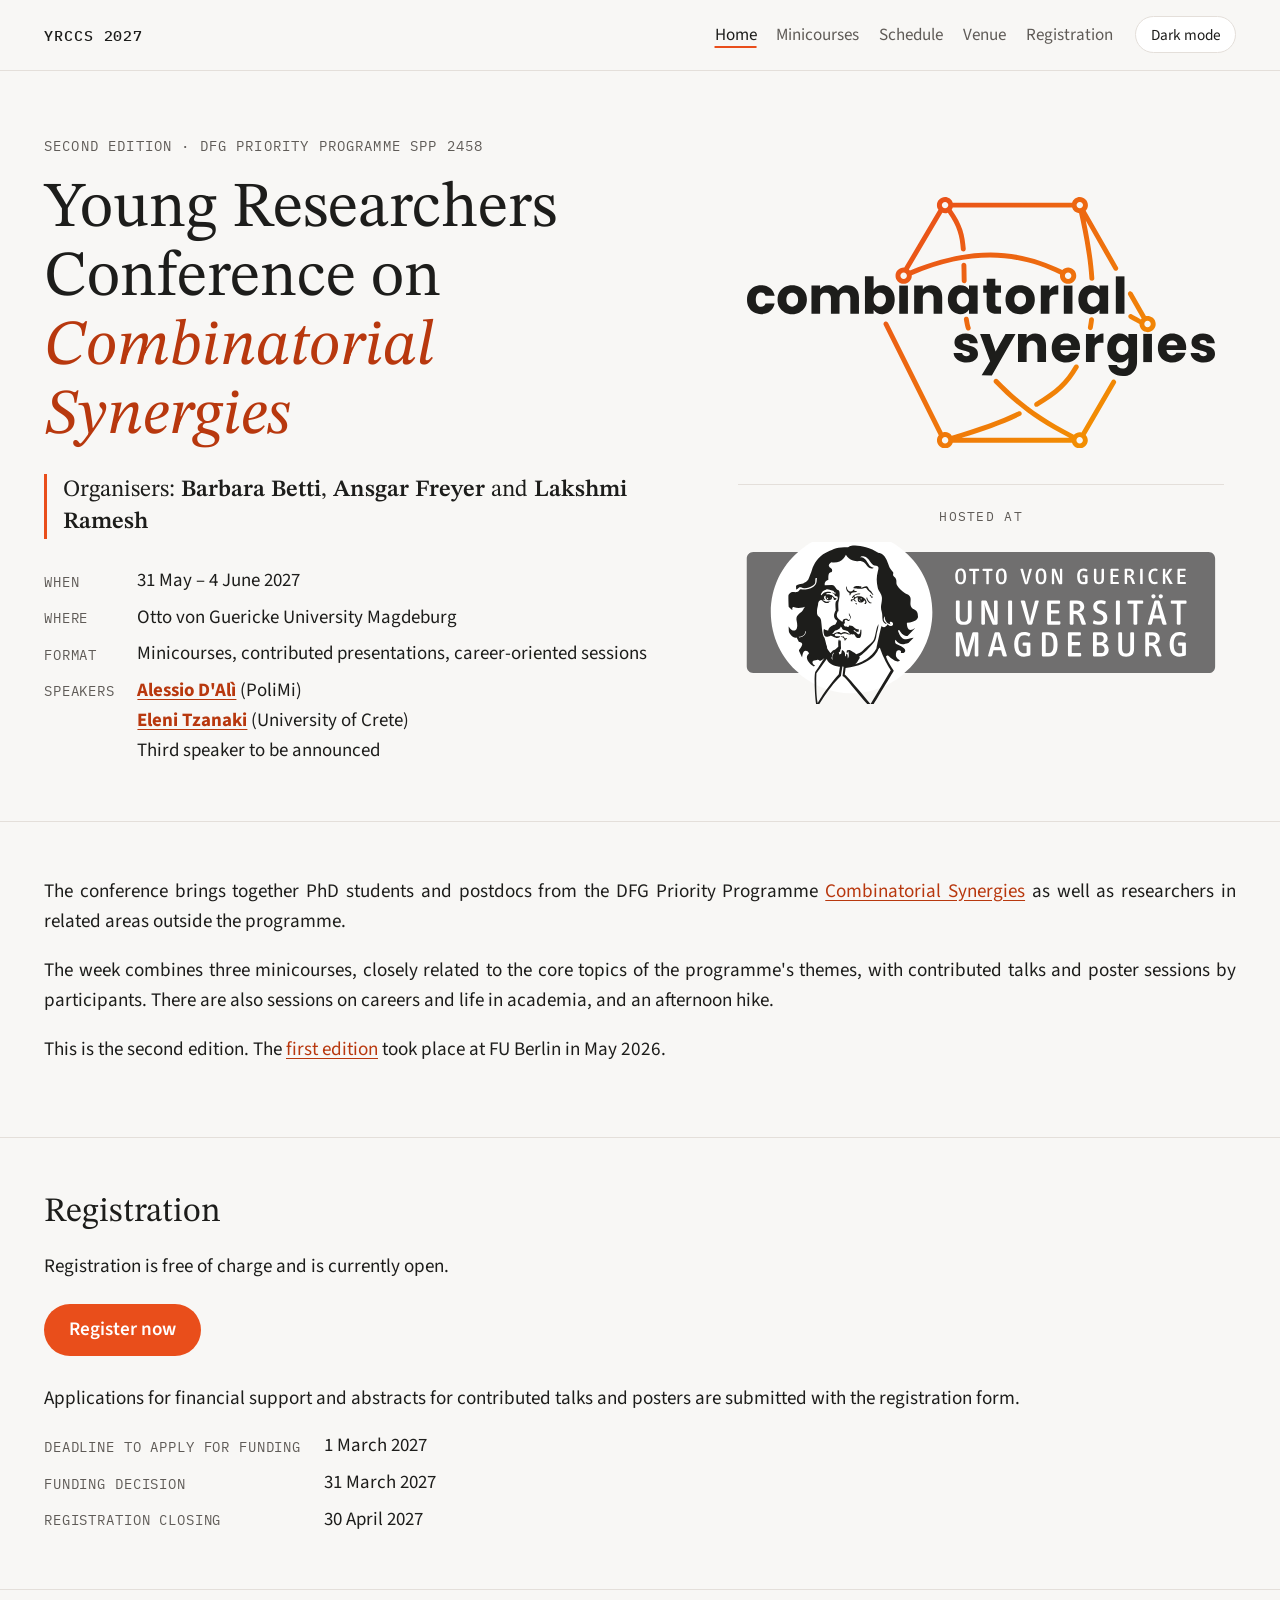
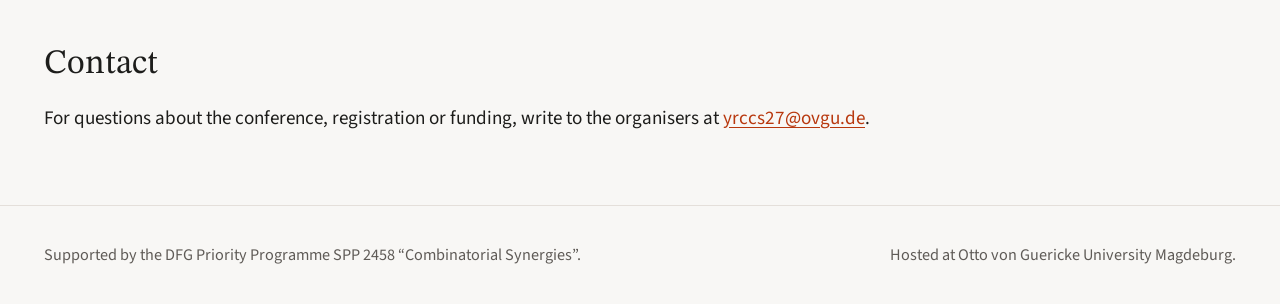
<file: index.html>
<!doctype html>
<html lang="en">
<head>
<meta charset="utf-8">
<meta name="viewport" content="width=device-width, initial-scale=1">
<link rel="icon" type="image/svg+xml" href="favicon.svg">
<!-- YRCCS 2027 website. Edit the text between the tags; look for "EDIT:" comments.
     Colours and fonts for all pages are in style.css. -->
<title>YRCCS 2027 Magdeburg</title>
<link rel="preconnect" href="https://fonts.googleapis.com">
<link rel="preconnect" href="https://fonts.gstatic.com" crossorigin>
<link rel="stylesheet" href="https://fonts.googleapis.com/css2?family=STIX+Two+Text:ital,wght@0,400;0,600;1,400&family=Source+Sans+3:wght@400;600&family=IBM+Plex+Mono:wght@400;500&display=swap">
<link rel="stylesheet" href="style.css">
</head>
<body>
<header class="bar">
  <div class="wrap">
    <a class="mark" href="index.html">YRCCS 2027</a>
    <div class="bar-right">
    <nav aria-label="Sections">
      <a href="index.html" aria-current="page">Home</a>
      <a href="minicourses.html">Minicourses</a>
      <a href="programme.html">Schedule</a>
      <a href="venue.html">Venue</a>
      <a href="index.html#registration">Registration</a>
    </nav>
    <button type="button" class="theme-btn" id="theme-btn" aria-pressed="false">Dark mode</button>
    </div>
  </div>
</header>

<main>
<div class="hero">
  <div class="wrap">
    <div>
      <!-- EDIT: title, dates and place -->
      <p class="eyebrow">Second edition · DFG Priority Programme SPP 2458</p>
      <h1>Young Researchers Conference on <em>Combinatorial Synergies</em></h1>
      <!-- EDIT: organisers -->
      <p class="organisers">Organisers: <strong>Barbara Betti</strong>, <strong>Ansgar Freyer</strong> and <strong>Lakshmi Ramesh</strong></p>
      <dl class="facts">
        <dt>When</dt><dd>31 May – 4 June 2027</dd>
        <dt>Where</dt><dd>Otto von Guericke University Magdeburg</dd>
        <dt>Format</dt><dd>Minicourses, contributed presentations, career-oriented sessions</dd>
        <!-- EDIT: invited speakers (minicourse lecturers) -->
        <dt>Speakers</dt><dd>
          <a href="https://alessiodali.github.io/" target="_blank" rel="noopener"><strong>Alessio D'Alì</strong></a> (PoliMi)<br>
          <a href="https://sites.google.com/view/tzanakel/homepage" target="_blank" rel="noopener"><strong>Eleni Tzanaki</strong></a> (University of Crete)<br>
          Third speaker to be announced
        </dd>
      </dl>
    </div>
    <!-- EDIT: logo of the Combinatorial Synergies programme -->
    <figure class="figure">
<svg class="logo" role="img" aria-label="Combinatorial Synergies logo"
   id="Ebene_1"
   viewBox="0 0 333.53001 179.16001"
   version="1.1"
  
  
  
  
  
  
  
   xmlns="http://www.w3.org/2000/svg"
  >
  <defs
     id="defs31">
    <style
       id="style18">.cls-1{fill:url(#Neues_Verlaufsfeld_1-3);}.cls-2{fill:url(#Neues_Verlaufsfeld_1-7);}.cls-3{fill:url(#Neues_Verlaufsfeld_1-6);}.cls-4{fill:url(#Neues_Verlaufsfeld_1-5);}.cls-5{fill:url(#Neues_Verlaufsfeld_1-4);}.cls-6{fill:url(#Neues_Verlaufsfeld_1);}.cls-7{fill:url(#Neues_Verlaufsfeld_1-2);}.cls-8{fill:var(--ink);}</style>
    <linearGradient
       id="Neues_Verlaufsfeld_1"
       x1="170.05"
       y1="72.150002"
       x2="318.89001"
       y2="239.28"
       gradientUnits="userSpaceOnUse">
      <stop
         offset="0"
         stop-color="#e94e1b"
         id="stop20" />
      <stop
         offset="1"
         stop-color="#f39200"
         id="stop22" />
    </linearGradient>
    <linearGradient
       id="Neues_Verlaufsfeld_1-2"
       x1="186.66"
       y1="57.360001"
       x2="335.48999"
       y2="224.5"
       xlink:href="#Neues_Verlaufsfeld_1"
       gradientTransform="translate(-74.28,-50.67)" />
    <linearGradient
       id="Neues_Verlaufsfeld_1-3"
       x1="219.17"
       y1="28.41"
       x2="368"
       y2="195.55"
       xlink:href="#Neues_Verlaufsfeld_1"
       gradientTransform="translate(-74.28,-50.67)" />
    <linearGradient
       id="Neues_Verlaufsfeld_1-4"
       x1="183.56"
       y1="60.119999"
       x2="332.39001"
       y2="227.25999"
       xlink:href="#Neues_Verlaufsfeld_1"
       gradientTransform="translate(-74.28,-50.67)" />
    <linearGradient
       id="Neues_Verlaufsfeld_1-5"
       x1="162.24001"
       y1="79.099998"
       x2="311.07999"
       y2="246.24001"
       xlink:href="#Neues_Verlaufsfeld_1"
       gradientTransform="translate(-74.28,-50.67)" />
    <linearGradient
       id="Neues_Verlaufsfeld_1-6"
       x1="241.49001"
       y1="8.5299997"
       x2="390.32999"
       y2="175.67"
       xlink:href="#Neues_Verlaufsfeld_1"
       gradientTransform="translate(-74.28,-50.67)" />
    <linearGradient
       id="Neues_Verlaufsfeld_1-7"
       x1="209.22"
       y1="37.27"
       x2="358.06"
       y2="204.39999"
       xlink:href="#Neues_Verlaufsfeld_1"
       gradientTransform="translate(-74.28,-50.67)" />
    <linearGradient
      
       xlink:href="#Neues_Verlaufsfeld_1"
       id="linearGradient94"
       gradientUnits="userSpaceOnUse"
       x1="170.05"
       y1="72.150002"
       x2="318.89001"
       y2="239.28"
       gradientTransform="translate(-74.28,-50.67)" />
  </defs>
  <rect
     class="cls-8"
     x="262.85001"
     y="56.560005"
     width="6.1599998"
     height="26.639999"
     id="rect33" />
  <path
     class="cls-8"
     d="m 9.98,68.08 c 1.58,0 2.65,0.77 3.2,2.3 h 6.55 C 19.2,67.98 18.09,66.12 16.4,64.8 14.71,63.48 12.6,62.82 10.08,62.82 8.11,62.82 6.37,63.24 4.84,64.08 3.32,64.92 2.13,66.12 1.28,67.68 0.43,69.24 0,71.06 0,73.15 c 0,2.09 0.43,3.91 1.28,5.47 0.85,1.56 2.04,2.76 3.56,3.6 1.52,0.84 3.27,1.26 5.24,1.26 2.5,0 4.6,-0.67 6.3,-2.02 1.7,-1.34 2.82,-3.19 3.35,-5.54 h -6.55 c -0.55,1.54 -1.62,2.3 -3.2,2.3 -1.13,0 -2.03,-0.44 -2.7,-1.31 -0.67,-0.87 -1.01,-2.13 -1.01,-3.76 0,-1.63 0.34,-2.89 1.01,-3.76 0.67,-0.88 1.57,-1.31 2.7,-1.31 z"
     id="path35" />
  <path
     class="cls-8"
     d="m 37.55,64.09 c -1.58,-0.84 -3.36,-1.26 -5.33,-1.26 -1.97,0 -3.74,0.42 -5.33,1.26 -1.58,0.84 -2.83,2.05 -3.74,3.62 -0.91,1.57 -1.37,3.39 -1.37,5.45 0,2.06 0.45,3.91 1.35,5.47 0.9,1.56 2.14,2.76 3.71,3.6 1.57,0.84 3.34,1.26 5.31,1.26 1.97,0 3.75,-0.42 5.35,-1.26 1.6,-0.84 2.86,-2.04 3.78,-3.62 0.92,-1.57 1.39,-3.39 1.39,-5.45 0,-2.06 -0.46,-3.88 -1.37,-5.45 -0.91,-1.57 -2.16,-2.78 -3.74,-3.62 z m -2.39,12.78 c -0.83,0.86 -1.83,1.3 -3.01,1.3 -1.18,0 -2.15,-0.43 -2.93,-1.3 -0.78,-0.86 -1.17,-2.1 -1.17,-3.71 0,-1.61 0.4,-2.87 1.19,-3.73 0.79,-0.85 1.79,-1.28 2.99,-1.28 1.2,0 2.17,0.43 2.97,1.3 0.8,0.86 1.21,2.1 1.21,3.71 0,1.61 -0.41,2.84 -1.24,3.71 z"
     id="path37" />
  <path
     class="cls-8"
     d="m 71.57,62.9 c -1.42,0 -2.72,0.35 -3.92,1.04 -1.2,0.7 -2.15,1.6 -2.84,2.7 -0.67,-1.2 -1.6,-2.12 -2.79,-2.77 -1.19,-0.65 -2.54,-0.97 -4.05,-0.97 -1.27,0 -2.41,0.25 -3.42,0.74 -1.01,0.49 -1.82,1.16 -2.45,2 V 63.12 H 45.94 V 83.21 H 52.1 V 72.3 c 0,-1.3 0.34,-2.3 1.03,-3.01 0.69,-0.71 1.63,-1.06 2.83,-1.06 1.2,0 2.14,0.35 2.83,1.06 0.69,0.71 1.03,1.71 1.03,3.01 v 10.91 h 6.12 V 72.3 c 0,-1.3 0.34,-2.3 1.03,-3.01 0.68,-0.71 1.63,-1.06 2.83,-1.06 1.2,0 2.14,0.35 2.83,1.06 0.69,0.71 1.03,1.71 1.03,3.01 v 10.91 h 6.12 V 71.47 c 0,-2.69 -0.74,-4.79 -2.21,-6.3 -1.48,-1.51 -3.46,-2.27 -5.96,-2.27 z"
     id="path39" />
  <path
     class="cls-8"
     d="m 104.1,78.58 c 0.78,-1.57 1.17,-3.39 1.17,-5.45 0,-2.06 -0.39,-3.88 -1.17,-5.44 -0.78,-1.56 -1.84,-2.76 -3.19,-3.6 -1.34,-0.84 -2.84,-1.26 -4.5,-1.26 -1.39,0 -2.63,0.29 -3.71,0.86 -1.08,0.58 -1.91,1.33 -2.48,2.27 v -9.4 H 84.06 V 83.2 h 6.16 v -2.81 c 0.6,0.94 1.43,1.69 2.48,2.25 1.06,0.56 2.29,0.85 3.71,0.85 1.66,0 3.16,-0.43 4.5,-1.28 1.34,-0.85 2.41,-2.06 3.19,-3.64 z m -6.39,-1.8 c -0.86,0.9 -1.91,1.35 -3.13,1.35 -1.22,0 -2.26,-0.44 -3.11,-1.33 -0.85,-0.89 -1.28,-2.1 -1.28,-3.64 0,-1.54 0.43,-2.75 1.28,-3.64 0.85,-0.89 1.89,-1.33 3.11,-1.33 1.22,0 2.3,0.44 3.15,1.31 0.85,0.88 1.28,2.08 1.28,3.62 0,1.54 -0.43,2.75 -1.3,3.65 z"
     id="path41" />
  <rect
     class="cls-8"
     x="108.50999"
     y="63.120003"
     width="6.1599998"
     height="20.09"
     id="rect43" />
  <path
     class="cls-8"
     d="M 139.11,83.2 V 71.46 c 0,-2.66 -0.7,-4.76 -2.11,-6.28 -1.4,-1.52 -3.28,-2.29 -5.63,-2.29 -1.32,0 -2.51,0.26 -3.56,0.77 -1.06,0.52 -1.9,1.22 -2.52,2.11 v -2.66 h -6.16 V 83.2 h 6.16 V 72.29 c 0,-1.34 0.35,-2.39 1.04,-3.13 0.7,-0.74 1.63,-1.12 2.81,-1.12 1.18,0 2.11,0.37 2.81,1.12 0.7,0.74 1.04,1.79 1.04,3.13 V 83.2 Z"
     id="path45" />
  <path
     class="cls-8"
     d="m 147.52,64.09 c -1.34,0.84 -2.41,2.04 -3.19,3.6 -0.78,1.56 -1.17,3.37 -1.17,5.44 0,2.07 0.39,3.88 1.17,5.45 0.78,1.57 1.84,2.78 3.19,3.64 1.34,0.85 2.83,1.28 4.46,1.28 1.42,0 2.66,-0.29 3.73,-0.86 1.07,-0.58 1.9,-1.33 2.5,-2.27 v 2.84 h 6.16 V 63.12 h -6.16 v 2.84 c -0.58,-0.94 -1.4,-1.69 -2.47,-2.27 -1.07,-0.58 -2.31,-0.86 -3.73,-0.86 -1.66,0 -3.16,0.42 -4.5,1.26 z m 9.41,5.44 c 0.85,0.89 1.28,2.1 1.28,3.64 0,1.54 -0.43,2.75 -1.28,3.64 -0.85,0.89 -1.89,1.33 -3.11,1.33 -1.22,0 -2.26,-0.45 -3.11,-1.35 -0.85,-0.9 -1.28,-2.12 -1.28,-3.65 0,-1.53 0.43,-2.74 1.28,-3.62 0.85,-0.88 1.89,-1.31 3.11,-1.31 1.22,0 2.26,0.45 3.11,1.33 z"
     id="path47" />
  <path
     class="cls-8"
     d="m 170.81,58.22 v 4.9 h -2.45 v 5.11 h 2.45 v 7.99 c 0,2.47 0.62,4.25 1.87,5.35 1.25,1.09 2.99,1.64 5.22,1.64 h 3.13 v -5.22 h -2.2 c -0.67,0 -1.15,-0.13 -1.44,-0.4 -0.29,-0.26 -0.43,-0.7 -0.43,-1.3 v -8.06 h 4.03 v -5.11 h -4.03 v -4.9 h -6.16 z"
     id="path49" />
  <path
     class="cls-8"
     d="m 199.94,82.23 c 1.6,-0.84 2.86,-2.04 3.78,-3.62 0.92,-1.57 1.39,-3.39 1.39,-5.45 0,-2.06 -0.46,-3.88 -1.37,-5.45 -0.91,-1.57 -2.16,-2.78 -3.74,-3.62 -1.58,-0.84 -3.36,-1.26 -5.33,-1.26 -1.97,0 -3.74,0.42 -5.33,1.26 -1.58,0.84 -2.83,2.05 -3.74,3.62 -0.91,1.57 -1.37,3.39 -1.37,5.45 0,2.06 0.45,3.91 1.35,5.47 0.9,1.56 2.14,2.76 3.71,3.6 1.57,0.84 3.34,1.26 5.31,1.26 1.97,0 3.75,-0.42 5.35,-1.26 z m -9.45,-9.07 c 0,-1.63 0.4,-2.87 1.19,-3.73 0.79,-0.85 1.79,-1.28 2.99,-1.28 1.2,0 2.17,0.43 2.97,1.3 0.8,0.86 1.21,2.1 1.21,3.71 0,1.61 -0.41,2.84 -1.24,3.71 -0.83,0.86 -1.83,1.3 -3.01,1.3 -1.18,0 -2.15,-0.43 -2.93,-1.3 -0.78,-0.86 -1.17,-2.1 -1.17,-3.71 z"
     id="path51" />
  <path
     class="cls-8"
     d="m 209.38,63.12 v 20.09 h 6.16 v -9.32 c 0,-1.66 0.38,-2.81 1.15,-3.47 0.77,-0.66 1.92,-0.99 3.46,-0.99 h 1.69 v -6.52 c -1.32,0 -2.52,0.32 -3.6,0.95 -1.08,0.64 -1.98,1.51 -2.7,2.61 v -3.35 z"
     id="path53" />
  <rect
     class="cls-8"
     x="225.79001"
     y="63.120003"
     width="6.1599998"
     height="20.09"
     id="rect55" />
  <path
     class="cls-8"
     d="m 257.39,63.12 h -6.16 v 2.84 c -0.58,-0.94 -1.4,-1.69 -2.47,-2.27 -1.07,-0.58 -2.31,-0.86 -3.73,-0.86 -1.66,0 -3.16,0.42 -4.5,1.26 -1.34,0.84 -2.41,2.04 -3.19,3.6 -0.78,1.56 -1.17,3.37 -1.17,5.44 0,2.07 0.39,3.88 1.17,5.45 0.78,1.57 1.84,2.78 3.19,3.64 1.34,0.85 2.83,1.28 4.46,1.28 1.42,0 2.66,-0.29 3.73,-0.86 1.07,-0.58 1.9,-1.33 2.5,-2.27 v 2.84 h 6.16 V 63.12 Z m -7.43,13.68 c -0.85,0.89 -1.89,1.33 -3.11,1.33 -1.22,0 -2.26,-0.45 -3.11,-1.35 -0.85,-0.9 -1.28,-2.12 -1.28,-3.65 0,-1.53 0.43,-2.74 1.28,-3.62 0.85,-0.88 1.89,-1.31 3.11,-1.31 1.22,0 2.26,0.45 3.11,1.33 0.85,0.89 1.28,2.1 1.28,3.64 0,1.54 -0.43,2.75 -1.28,3.64 z"
     id="path57" />
  <path
     class="cls-8"
     d="m 151.79,117.05 c 1.37,0.6 2.93,0.9 4.68,0.9 1.63,0 3.07,-0.26 4.3,-0.79 1.24,-0.53 2.18,-1.25 2.84,-2.18 0.66,-0.93 0.99,-1.97 0.99,-3.15 -0.02,-1.39 -0.39,-2.5 -1.1,-3.33 -0.71,-0.83 -1.53,-1.43 -2.47,-1.8 -0.94,-0.37 -2.15,-0.75 -3.64,-1.13 -1.3,-0.29 -2.25,-0.58 -2.86,-0.86 -0.61,-0.28 -0.92,-0.72 -0.92,-1.3 0,-0.48 0.19,-0.86 0.58,-1.13 0.38,-0.28 0.94,-0.41 1.66,-0.41 0.84,0 1.52,0.2 2.03,0.61 0.52,0.41 0.82,0.96 0.92,1.66 h 5.69 c -0.22,-2.06 -1.05,-3.72 -2.5,-4.97 -1.45,-1.25 -3.44,-1.87 -5.96,-1.87 -1.7,0 -3.17,0.28 -4.41,0.83 -1.24,0.55 -2.17,1.3 -2.81,2.25 -0.64,0.95 -0.95,2 -0.95,3.15 0,1.37 0.35,2.46 1.04,3.26 0.7,0.8 1.52,1.39 2.48,1.76 0.96,0.37 2.16,0.73 3.6,1.06 1.34,0.34 2.32,0.64 2.92,0.92 0.6,0.28 0.9,0.7 0.9,1.28 0,0.48 -0.21,0.87 -0.63,1.17 -0.42,0.3 -1.01,0.45 -1.78,0.45 -0.84,0 -1.55,-0.22 -2.12,-0.65 -0.58,-0.43 -0.9,-1 -0.97,-1.69 h -6.08 c 0.1,1.3 0.54,2.47 1.33,3.51 0.79,1.04 1.87,1.87 3.24,2.47 z"
     id="path59" />
  <polygon
     class="cls-8"
     points="247.27,148.24 240.39,148.24 247.57,167.65 241.49,177.69 248.78,177.8 265.68,148.24 258.52,148.24 251.48,160.74 "
     id="polygon61"
     transform="translate(-74.28,-50.67)" />
  <path
     class="cls-8"
     d="m 237.33,107.29 c 0,-2.02 -0.43,-3.78 -1.28,-5.29 -0.85,-1.51 -2.03,-2.68 -3.55,-3.49 -1.51,-0.82 -3.24,-1.22 -5.18,-1.22 -1.94,0 -3.76,0.42 -5.29,1.26 -1.54,0.84 -2.73,2.04 -3.58,3.6 -0.85,1.56 -1.28,3.38 -1.28,5.47 0,2.09 0.43,3.91 1.3,5.47 0.86,1.56 2.06,2.76 3.6,3.6 1.54,0.84 3.29,1.26 5.26,1.26 1.63,0 3.11,-0.3 4.43,-0.9 1.32,-0.6 2.42,-1.43 3.29,-2.48 0.87,-1.05 1.48,-2.24 1.82,-3.56 h -6.55 c -0.6,1.3 -1.67,1.94 -3.2,1.94 -1.03,0 -1.9,-0.33 -2.61,-0.99 -0.71,-0.66 -1.11,-1.61 -1.21,-2.86 h 13.93 c 0.07,-0.62 0.11,-1.22 0.11,-1.8 z m -14,-1.62 c 0.17,-1.1 0.61,-1.96 1.31,-2.56 0.71,-0.6 1.58,-0.9 2.61,-0.9 1.03,0 1.98,0.31 2.7,0.94 0.72,0.62 1.08,1.46 1.08,2.52 z"
     id="path63" />
  <path
     class="cls-8"
     d="m 271.8,100.42 c -0.58,-0.94 -1.4,-1.69 -2.47,-2.27 -1.07,-0.58 -2.31,-0.86 -3.73,-0.86 -1.66,0 -3.16,0.42 -4.5,1.26 -1.34,0.84 -2.41,2.04 -3.19,3.6 -0.78,1.56 -1.17,3.37 -1.17,5.44 0,2.07 0.39,3.88 1.17,5.45 0.78,1.57 1.84,2.78 3.19,3.64 1.34,0.85 2.84,1.28 4.5,1.28 1.42,0 2.65,-0.29 3.71,-0.88 1.06,-0.59 1.88,-1.35 2.48,-2.29 v 2.84 c 0,1.61 -0.38,2.78 -1.13,3.51 -0.75,0.73 -1.77,1.1 -3.04,1.1 -1.06,0 -1.94,-0.22 -2.66,-0.67 -0.72,-0.44 -1.18,-1.05 -1.37,-1.82 h -6.08 c 0.26,2.4 1.32,4.3 3.17,5.71 1.85,1.4 4.26,2.11 7.24,2.11 2.23,0 4.1,-0.44 5.6,-1.33 1.5,-0.89 2.62,-2.08 3.35,-3.58 0.73,-1.5 1.1,-3.17 1.1,-5.02 V 97.59 h -6.16 v 2.84 z m -1.28,10.84 c -0.85,0.89 -1.89,1.33 -3.11,1.33 -1.22,0 -2.26,-0.45 -3.11,-1.35 -0.85,-0.9 -1.28,-2.12 -1.28,-3.65 0,-1.53 0.43,-2.74 1.28,-3.62 0.85,-0.88 1.89,-1.31 3.11,-1.31 1.22,0 2.26,0.44 3.11,1.33 0.85,0.89 1.28,2.1 1.28,3.64 0,1.54 -0.43,2.75 -1.28,3.64 z"
     id="path65" />
  <rect
     class="cls-8"
     x="282.42001"
     y="97.570007"
     width="6.1599998"
     height="20.09"
     id="rect67" />
  <path
     class="cls-8"
     d="m 308.16,98.51 c -1.51,-0.82 -3.24,-1.22 -5.18,-1.22 -1.94,0 -3.76,0.42 -5.29,1.26 -1.54,0.84 -2.73,2.04 -3.58,3.6 -0.85,1.56 -1.28,3.38 -1.28,5.47 0,2.09 0.43,3.91 1.3,5.47 0.86,1.56 2.06,2.76 3.6,3.6 1.54,0.84 3.29,1.26 5.26,1.26 1.63,0 3.11,-0.3 4.43,-0.9 1.32,-0.6 2.42,-1.43 3.29,-2.48 0.87,-1.05 1.48,-2.24 1.82,-3.56 h -6.55 c -0.6,1.3 -1.67,1.94 -3.2,1.94 -1.03,0 -1.9,-0.33 -2.61,-0.99 -0.71,-0.66 -1.11,-1.61 -1.21,-2.86 h 13.93 c 0.07,-0.62 0.11,-1.22 0.11,-1.8 0,-2.02 -0.43,-3.78 -1.28,-5.29 -0.85,-1.51 -2.03,-2.68 -3.55,-3.49 z m -9.18,7.16 c 0.17,-1.1 0.61,-1.96 1.31,-2.56 0.71,-0.6 1.58,-0.9 2.61,-0.9 1.03,0 1.98,0.31 2.7,0.94 0.72,0.62 1.08,1.46 1.08,2.52 z"
     id="path69" />
  <path
     class="cls-8"
     d="m 332.43,108.5 c -0.71,-0.83 -1.53,-1.43 -2.47,-1.8 -0.94,-0.37 -2.15,-0.75 -3.64,-1.13 -1.3,-0.29 -2.25,-0.58 -2.86,-0.86 -0.61,-0.29 -0.92,-0.72 -0.92,-1.3 0,-0.48 0.19,-0.86 0.58,-1.13 0.38,-0.28 0.94,-0.41 1.66,-0.41 0.84,0 1.52,0.2 2.03,0.61 0.52,0.41 0.82,0.96 0.92,1.66 h 5.69 c -0.22,-2.06 -1.05,-3.72 -2.5,-4.97 -1.45,-1.25 -3.44,-1.87 -5.96,-1.87 -1.7,0 -3.17,0.28 -4.41,0.83 -1.24,0.55 -2.17,1.3 -2.81,2.25 -0.64,0.95 -0.95,2 -0.95,3.15 0,1.37 0.35,2.46 1.04,3.26 0.69,0.8 1.52,1.39 2.48,1.76 0.96,0.37 2.16,0.73 3.6,1.06 1.34,0.34 2.32,0.64 2.92,0.92 0.6,0.28 0.9,0.7 0.9,1.28 0,0.48 -0.21,0.87 -0.63,1.17 -0.42,0.3 -1.01,0.45 -1.78,0.45 -0.84,0 -1.55,-0.22 -2.12,-0.65 -0.58,-0.43 -0.9,-1 -0.97,-1.69 h -6.08 c 0.1,1.3 0.54,2.47 1.33,3.51 0.79,1.04 1.87,1.87 3.24,2.47 1.37,0.6 2.93,0.9 4.68,0.9 1.63,0 3.07,-0.26 4.3,-0.79 1.24,-0.53 2.18,-1.25 2.84,-2.18 0.66,-0.93 0.99,-1.97 0.99,-3.15 -0.02,-1.39 -0.39,-2.5 -1.1,-3.33 z"
     id="path71" />
  <path
     class="cls-8"
     d="m 199.29,106.75 c 0,-1.34 0.35,-2.39 1.04,-3.13 0.7,-0.74 1.63,-1.12 2.81,-1.12 1.18,0 2.11,0.37 2.81,1.12 0.7,0.74 1.04,1.79 1.04,3.13 v 10.91 h 6.12 v -11.74 c 0,-2.66 -0.7,-4.76 -2.11,-6.28 -1.41,-1.52 -3.28,-2.29 -5.63,-2.29 -1.32,0 -2.51,0.26 -3.56,0.77 -1.06,0.52 -1.9,1.22 -2.52,2.11 v -2.66 h -6.16 v 20.09 h 6.16 z"
     id="path73" />
  <path
     class="cls-8"
     d="m 241.57,117.66 h 6.16 v -9.32 c 0,-1.66 0.38,-2.81 1.15,-3.47 0.77,-0.66 1.92,-0.99 3.46,-0.99 h 1.69 v -6.52 c -1.32,0 -2.52,0.32 -3.6,0.95 -1.08,0.63 -1.98,1.51 -2.7,2.61 v -3.35 h -6.16 z"
     id="path75" />
  <path
     class="cls-6"
     d="m 154.58,87.36 c 0.51,2.71 0.49,3.23 1.46,6.58 0.21,0.75 0.91,1.27 1.68,1.27 0.16,0 0.32,-0.02 0.48,-0.07 0.45,-0.13 0.82,-0.42 1.05,-0.83 0.22,-0.41 0.28,-0.88 0.15,-1.33 -0.92,-3.21 -0.89,-3.66 -1.38,-6.26 -0.09,-0.46 -0.35,-0.86 -0.74,-1.12 -0.39,-0.26 -0.85,-0.36 -1.31,-0.27 -0.95,0.18 -1.57,1.1 -1.39,2.04 z"
     id="path77"
     style="fill:url(#linearGradient94)" />
  <path
     class="cls-7"
     d="m 154.51,46.89 c -0.96,0.03 -1.72,0.84 -1.69,1.8 0.13,4.09 0.14,6.85 0.21,11.07 0.02,0.95 0.8,1.72 1.75,1.72 h 0.03 c 0.96,-0.02 1.74,-0.81 1.72,-1.87 -0.06,-4.08 -0.08,-6.93 -0.2,-11.03 -0.03,-0.95 -0.78,-1.67 -1.81,-1.69 z"
     id="path79"
     style="fill:url(#Neues_Verlaufsfeld_1-2)" />
  <path
     class="cls-1"
     d="m 244.69,94.88 c 0.85,0 1.58,-0.61 1.72,-1.45 l 0.1,-0.56 c 0.32,-1.84 0.53,-3.06 0.76,-5.21 0.05,-0.46 -0.08,-0.92 -0.37,-1.29 -0.29,-0.36 -0.71,-0.59 -1.15,-0.64 -0.47,-0.06 -0.92,0.06 -1.28,0.34 -0.38,0.29 -0.62,0.73 -0.67,1.2 -0.23,2.07 -0.42,3.19 -0.75,5.07 l -0.09,0.49 c -0.16,0.95 0.48,1.86 1.45,2.02 0.1,0.01 0.19,0.02 0.28,0.02 z"
     id="path81"
     style="fill:url(#Neues_Verlaufsfeld_1-3)" />
  <path
     class="cls-5"
     d="m 206.4,149.57 c 0.31,0 0.62,-0.08 0.88,-0.24 14.43,-8.37 22.28,-15.8 28.98,-27.42 0.48,-0.84 0.19,-1.91 -0.65,-2.39 -0.83,-0.48 -1.91,-0.19 -2.39,0.65 -6.35,11.03 -13.85,18.11 -27.7,26.14 -0.41,0.23 -0.69,0.61 -0.82,1.06 -0.12,0.45 -0.06,0.93 0.18,1.33 0.31,0.54 0.89,0.87 1.52,0.87 z"
     id="path83"
     style="fill:url(#Neues_Verlaufsfeld_1-4)" />
  <path
     class="cls-4"
     d="m 262.23,130.37 c -0.83,-0.48 -1.91,-0.2 -2.39,0.63 l -21.45,36.75 c -1.97,-0.45 -4.03,0.16 -5.44,1.61 -26.23,-13.27 -39.75,-24.48 -54.22,-39.33 -0.33,-0.33 -0.76,-0.52 -1.25,-0.53 -0.48,0 -0.9,0.18 -1.23,0.5 -0.33,0.33 -0.52,0.76 -0.53,1.23 -0.01,0.47 0.17,0.91 0.5,1.24 14.42,14.8 27.9,26.03 53.46,39.15 h -76.77 c 16.09,-5 29.52,-9.67 41.89,-15.68 0.42,-0.2 0.74,-0.56 0.89,-1 0.15,-0.44 0.12,-0.92 -0.08,-1.34 -0.42,-0.87 -1.46,-1.23 -2.34,-0.81 -13.37,6.49 -28.04,11.44 -47.34,17.31 -1.38,-2.03 -3.91,-3.03 -6.36,-2.29 L 100.58,89.72 c -0.21,-0.42 -0.57,-0.73 -1.01,-0.88 -0.44,-0.15 -0.92,-0.12 -1.34,0.09 -0.42,0.21 -0.73,0.57 -0.88,1.01 -0.15,0.44 -0.12,0.92 0.09,1.34 l 39.2,78.51 c -0.82,1.03 -1.27,2.28 -1.27,3.57 0,3.2 2.6,5.8 5.8,5.8 2.53,0 4.73,-1.65 5.49,-4.05 h 84.93 c 0.76,2.4 2.96,4.05 5.49,4.05 3.2,0 5.8,-2.6 5.8,-5.8 0,-1.42 -0.53,-2.76 -1.49,-3.83 l 21.47,-36.77 c 0.24,-0.4 0.3,-0.88 0.18,-1.33 -0.12,-0.45 -0.41,-0.83 -0.81,-1.07 z m -121.06,45.29 c -1.27,0 -2.3,-1.03 -2.3,-2.3 0,-1.27 1.03,-2.3 2.3,-2.3 1.27,0 2.3,1.03 2.3,2.3 0,1.27 -1.03,2.3 -2.3,2.3 z m 95.91,0 c -1.27,0 -2.3,-1.03 -2.3,-2.3 0,-1.27 1.03,-2.3 2.3,-2.3 1.27,0 2.3,1.03 2.3,2.3 0,1.27 -1.03,2.3 -2.3,2.3 z"
     id="path85"
     style="fill:url(#Neues_Verlaufsfeld_1-5)" />
  <path
     class="cls-3"
     d="m 288.93,85.87 c -1.34,-1.01 -3.01,-1.37 -4.64,-1.02 l -9.58,-16.77 c -0.23,-0.41 -0.61,-0.7 -1.06,-0.82 -0.45,-0.13 -0.92,-0.06 -1.32,0.17 -0.41,0.23 -0.7,0.61 -0.82,1.06 -0.12,0.45 -0.06,0.92 0.17,1.33 l 9.58,16.78 c -0.19,0.21 -0.37,0.42 -0.53,0.66 -1.89,-1.24 -3.9,-2.17 -6.62,-3.71 -0.4,-0.23 -0.91,-0.17 -1.34,0.02 -0.43,0.19 -0.76,0.53 -0.93,0.96 -0.36,0.9 0.13,1.82 0.98,2.27 2.69,1.42 4.7,2.56 6.85,3.79 0.04,3.16 2.62,5.72 5.8,5.72 3.18,0 5.8,-2.6 5.8,-5.8 0,-1.81 -0.87,-3.54 -2.32,-4.63 z m -3.47,6.93 c -1.27,0 -2.3,-1.03 -2.3,-2.3 0,-1.27 1.03,-2.3 2.3,-2.3 1.27,0 2.3,1.03 2.3,2.3 0,1.27 -1.03,2.3 -2.3,2.3 z"
     id="path87"
     style="fill:url(#Neues_Verlaufsfeld_1-6)" />
  <path
     class="cls-2"
     d="m 241.39,9.74 c 1.02,-1.08 1.58,-2.46 1.58,-3.94 0,-3.2 -2.6,-5.8 -5.8,-5.8 -2.53,0 -4.73,1.64 -5.49,4.05 H 146.64 C 145.88,1.65 143.68,0 141.15,0 c -3.2,0 -5.8,2.6 -5.8,5.8 0,1.17 0.37,2.31 1.08,3.3 l -24.35,41.2 c -0.15,-0.02 -0.29,-0.03 -0.44,-0.03 -3.2,0 -5.8,2.6 -5.8,5.8 0,3.2 2.6,5.8 5.8,5.8 3.2,0 5.8,-2.6 5.8,-5.8 0,-0.13 0,-0.26 -0.02,-0.39 44.88,-19.04 78.17,-14 105.71,-0.51 -0.05,0.29 -0.08,0.59 -0.08,0.9 0,3.2 2.6,5.8 5.8,5.8 3.2,0 5.8,-2.6 5.8,-5.8 0,-3.2 -2.6,-5.8 -5.8,-5.8 -1.63,0 -3.1,0.68 -4.16,1.77 -27.35,-13.41 -60.21,-19.71 -108.58,0.39 -0.23,-0.28 -0.49,-0.54 -0.77,-0.78 l 23.88,-40.41 c 1.29,0.47 2.62,0.47 3.91,-0.03 7.04,10.01 8.62,16.84 9.27,25.99 0.07,0.92 0.85,1.62 1.87,1.62 v 0 c 0.47,-0.03 0.89,-0.25 1.2,-0.6 0.31,-0.35 0.46,-0.8 0.42,-1.27 -0.69,-9.71 -2.38,-17.17 -9.99,-27.9 0.32,-0.47 0.57,-0.97 0.74,-1.51 h 85.03 c 0.7,2.23 2.68,3.82 5,4.02 4.26,19.19 6.47,33.13 7.36,46.56 0.06,0.93 0.84,1.63 1.86,1.63 v 0 c 0.47,-0.03 0.89,-0.24 1.2,-0.59 0.31,-0.35 0.46,-0.8 0.43,-1.27 -0.8,-12.05 -2.71,-24.82 -6.13,-41.06 l 19.92,34.89 c 0.46,0.81 1.58,1.12 2.39,0.65 0.84,-0.48 1.13,-1.55 0.65,-2.39 L 241.37,9.74 Z m -12.53,44.03 c 1.27,0 2.3,1.03 2.3,2.3 0,1.27 -1.03,2.3 -2.3,2.3 -1.27,0 -2.3,-1.03 -2.3,-2.3 0,-1.27 1.03,-2.3 2.3,-2.3 z m -117.21,4.59 c -1.27,0 -2.3,-1.03 -2.3,-2.3 0,-1.27 1.03,-2.3 2.3,-2.3 1.27,0 2.3,1.03 2.3,2.3 0,1.27 -1.03,2.3 -2.3,2.3 z M 141.16,8.09 c -1.27,0 -2.3,-1.03 -2.3,-2.3 0,-1.27 1.03,-2.3 2.3,-2.3 1.27,0 2.3,1.03 2.3,2.3 0,1.27 -1.03,2.3 -2.3,2.3 z m 96.01,0 c -1.27,0 -2.3,-1.03 -2.3,-2.3 0,-1.27 1.03,-2.3 2.3,-2.3 1.27,0 2.3,1.03 2.3,2.3 0,1.27 -1.03,2.3 -2.3,2.3 z"
     id="path89"
     style="fill:url(#Neues_Verlaufsfeld_1-7)" />
</svg>
      <!-- EDIT: university logo (official OVGU gray logo, file "OVGU_Logo_Grau.svg" from cd.ovgu.de with the white margin cropped, saved as ovgu-logo.svg) -->
      <div class="host">
        <span class="host-label">Hosted at</span>
        <a class="host-logo" href="https://www.ovgu.de" target="_blank" rel="noopener">
          <img class="ovgu" src="ovgu-logo.svg" alt="Otto von Guericke University Magdeburg" width="450" height="150">
        </a>
      </div>
    </figure>
  </div>
</div>

<!-- EDIT: description text, full width of the page -->
<section id="about" class="fullwidth">
  <div class="wrap">
    <div class="prose">
      <p>The conference brings together PhD students and postdocs from the DFG Priority Programme <a href="https://combinatorial-synergies.de" target="_blank" rel="noopener">Combinatorial Synergies</a> as well as researchers in related areas outside the programme.</p>
      <p>The week combines three minicourses, closely related to the core topics of the programme's themes, with contributed talks and poster sessions by participants. There are also sessions on careers and life in academia, and an afternoon hike.</p>
      <p>This is the second edition. The <a href="https://mathconf.eu/yrccs-2026/" target="_blank" rel="noopener">first edition</a> took place at FU Berlin in May 2026.</p>
    </div>
  </div>
</section>

<!-- EDIT: Registration. Fill in the dates; the form link is in the "Register now" button. -->
<section id="registration" class="fullwidth">
  <div class="wrap">
    <div class="prose">
      <h2>Registration</h2>
      <p>Registration is free of charge and is currently open.</p>
      <p><a class="btn" href="https://forms.gle/Nb9LQbAeE4CXs2cL6" target="_blank" rel="noopener">Register now</a></p>
      <p>Applications for financial support and abstracts for contributed talks and posters are submitted with the registration form.</p>
      <dl class="facts">
        <dt>Deadline to apply for funding</dt><dd>1 March 2027</dd>
        <dt>Funding decision</dt><dd>31 March 2027</dd>
        <dt>Registration closing</dt><dd>30 April 2027</dd>
      </dl>
    </div>
  </div>
</section>

<!-- EDIT: Contact. Change the email address if the conference uses a different mailbox. -->
<section id="contact" class="fullwidth">
  <div class="wrap">
    <div class="prose">
      <h2>Contact</h2>
      <p>For questions about the conference, registration or funding, write to the organisers at <a href="mailto:yrccs27@ovgu.de">yrccs27@ovgu.de</a>.</p>
    </div>
  </div>
</section>
</main>

<!-- EDIT: Footer -->
<footer>
  <div class="wrap">
    <span>Supported by the DFG Priority Programme SPP 2458 “Combinatorial Synergies”.</span>
    <span>Hosted at Otto von Guericke University Magdeburg.</span>
  </div>
</footer>

<script src="theme.js"></script>
</body>
</html>
</file>
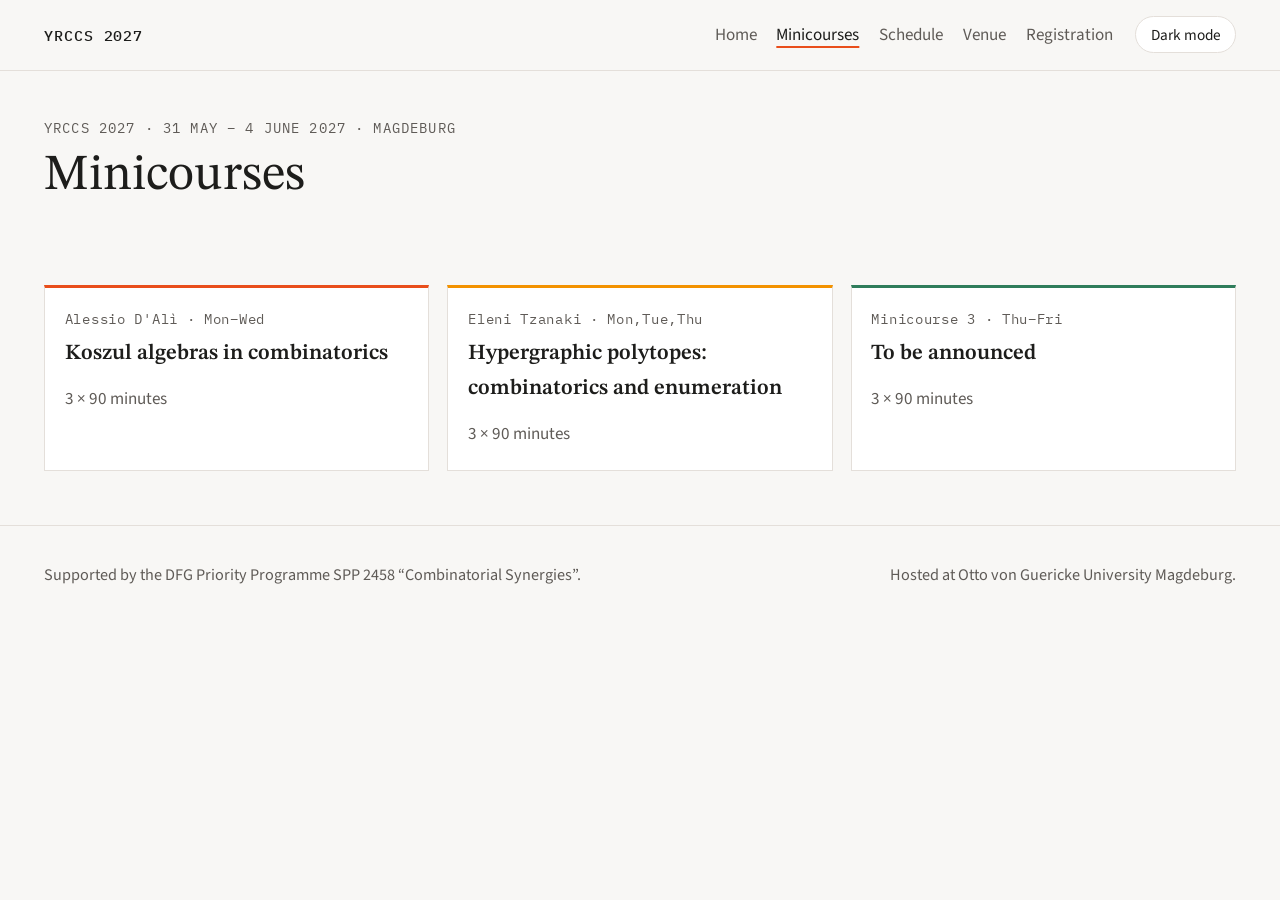
<file: minicourses.html>
<!doctype html>
<html lang="en">
<head>
<meta charset="utf-8">
<meta name="viewport" content="width=device-width, initial-scale=1">
<link rel="icon" type="image/svg+xml" href="favicon.svg">
<!-- YRCCS 2027 website. Edit the text between the tags; look for "EDIT:" comments.
     Colours and fonts for all pages are in style.css. -->
<title>Minicourses · YRCCS 2027</title>
<link rel="preconnect" href="https://fonts.googleapis.com">
<link rel="preconnect" href="https://fonts.gstatic.com" crossorigin>
<link rel="stylesheet" href="https://fonts.googleapis.com/css2?family=STIX+Two+Text:ital,wght@0,400;0,600;1,400&family=Source+Sans+3:wght@400;600&family=IBM+Plex+Mono:wght@400;500&display=swap">
<link rel="stylesheet" href="style.css">
</head>
<body>
<header class="bar">
  <div class="wrap">
    <a class="mark" href="index.html">YRCCS 2027</a>
    <div class="bar-right">
    <nav aria-label="Sections">
      <a href="index.html">Home</a>
      <a href="minicourses.html" aria-current="page">Minicourses</a>
      <a href="programme.html">Schedule</a>
      <a href="venue.html">Venue</a>
      <a href="index.html#registration">Registration</a>
    </nav>
    <button type="button" class="theme-btn" id="theme-btn" aria-pressed="false">Dark mode</button>
    </div>
  </div>
</header>

<main>
<div class="page-head">
  <div class="wrap">
    <p class="eyebrow">YRCCS 2027 · 31 May – 4 June 2027 · Magdeburg</p>
    <h1>Minicourses</h1>
  </div>
</div>

<!-- EDIT: Minicourses. Replace "To be announced" with the course title and add the lecturer below it. -->
<section id="minicourses" class="fullwidth">
  <div class="wrap">
      <div class="courses">
        <article class="course c1"><span class="tag">Alessio D'Alì · Mon–Wed</span><h3>Koszul algebras in combinatorics</h3><p>3 × 90 minutes</p></article>
        <article class="course c2"><span class="tag">Eleni Tzanaki · Mon,Tue,Thu</span><h3>Hypergraphic polytopes: combinatorics and enumeration</h3><p>3 × 90 minutes</p></article>
        <article class="course c3"><span class="tag">Minicourse 3 · Thu–Fri</span><h3>To be announced</h3><p>3 × 90 minutes</p></article>
      </div>
  </div>
</section>
</main>

<!-- EDIT: Footer -->
<footer>
  <div class="wrap">
    <span>Supported by the DFG Priority Programme SPP 2458 “Combinatorial Synergies”.</span>
    <span>Hosted at Otto von Guericke University Magdeburg.</span>
  </div>
</footer>

<script src="theme.js"></script>
</body>
</html>
</file>
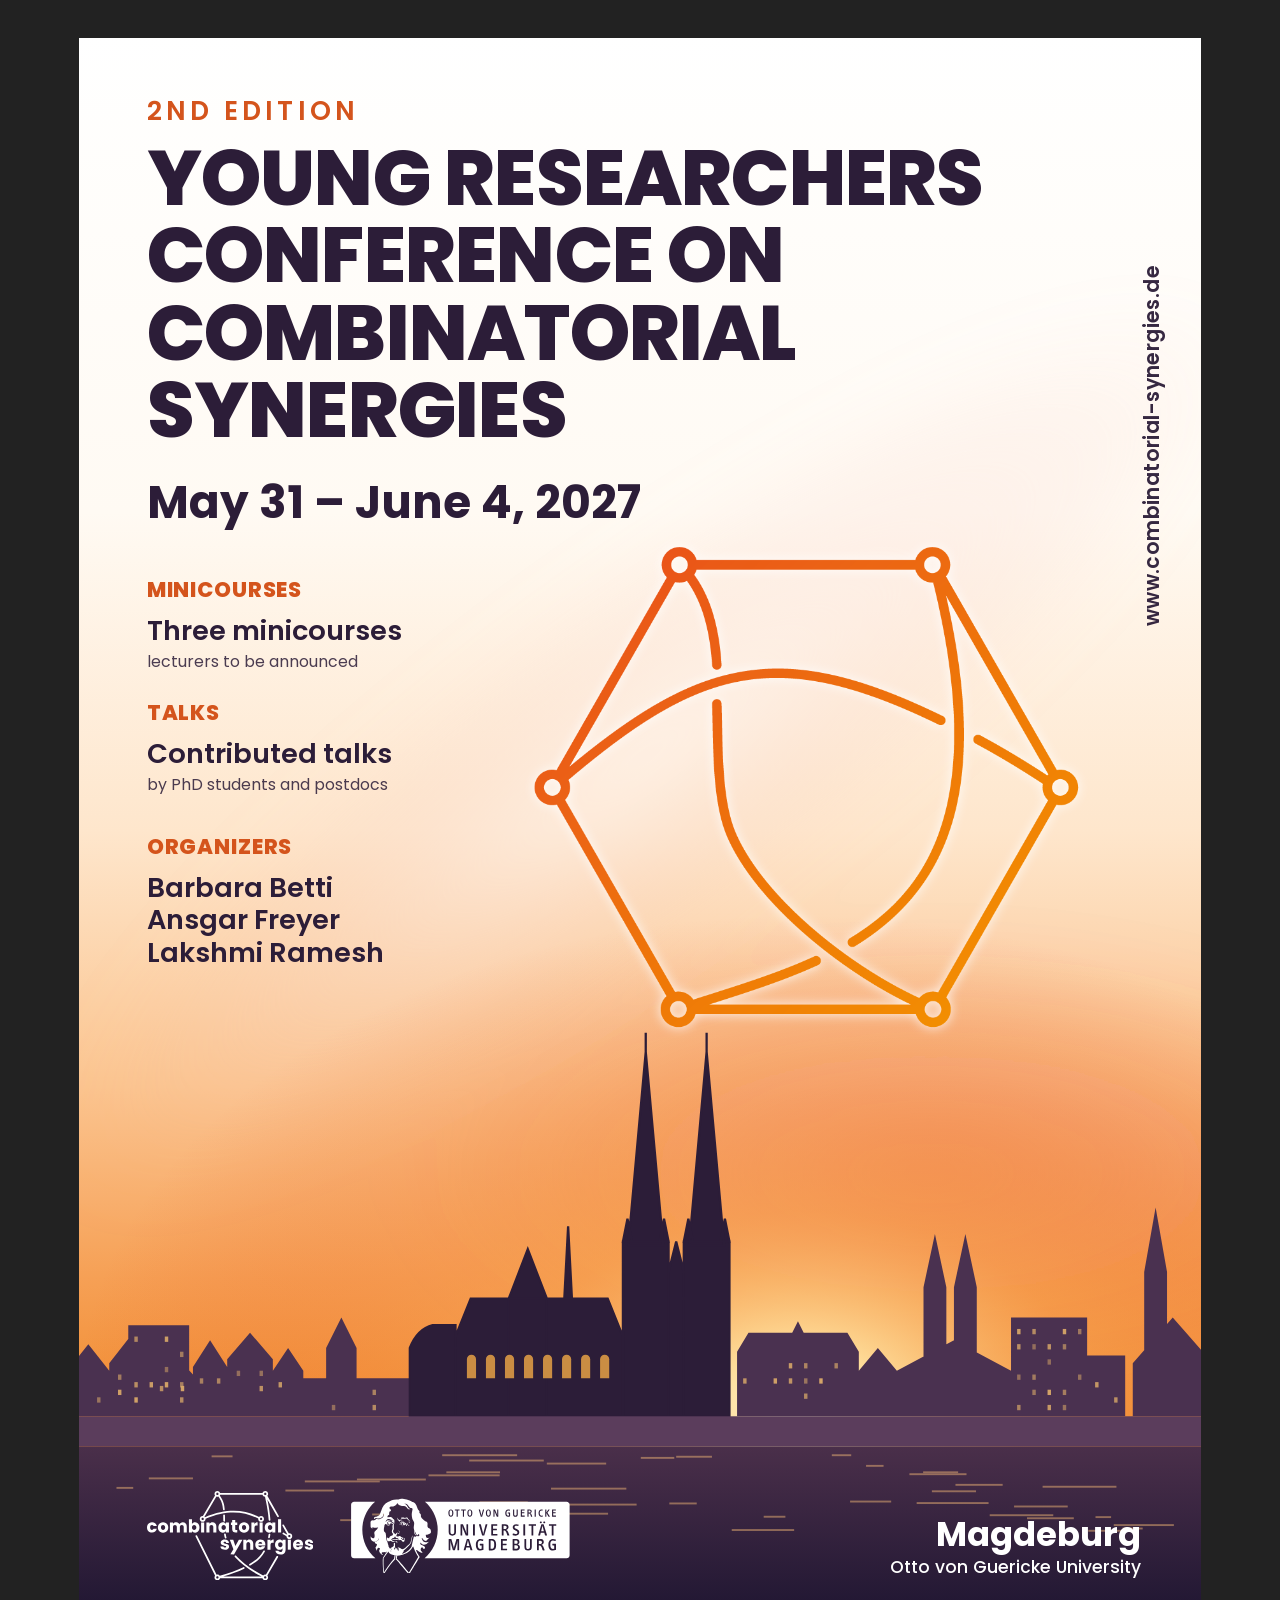
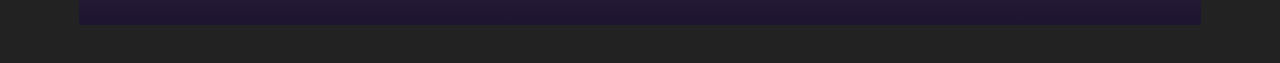
<file: poster.html>
<!doctype html>
<html lang="en">
<head>
<meta charset="utf-8">
<meta name="viewport" content="width=device-width, initial-scale=1">
<link rel="icon" type="image/svg+xml" href="favicon.svg">
<!-- YRCCS 2027 poster (A3 portrait), in the style of the SPP 2458 annual-conference poster.
     Open in a browser and print to PDF, or use poster.pdf. Look for "EDIT:" comments to change the text. -->
<title>Poster · YRCCS 2027</title>
<link rel="preconnect" href="https://fonts.googleapis.com">
<link rel="preconnect" href="https://fonts.gstatic.com" crossorigin>
<link rel="stylesheet" href="https://fonts.googleapis.com/css2?family=Poppins:wght@400;500;600;700;800&display=swap">
<style>
:root{--ink:#2c1d38; --orange:#e94e1b; --amber:#f39200; --night:#0b1621;
  --ovgu-panel:#ffffff; --ovgu-text:#2c1d38; --ovgu-disc:transparent}
@page{size:297mm 420mm;margin:0}
*{box-sizing:border-box}
html,body{margin:0;background:#222}
body{font-family:Poppins, system-ui, sans-serif;color:var(--ink);-webkit-print-color-adjust:exact;print-color-adjust:exact}
.sheet{width:297mm;height:420mm;margin:0 auto;position:relative;overflow:hidden;background:var(--night)}
@media screen{.sheet{margin:10mm auto}}
.bg{position:absolute;left:-1mm;top:-1mm;width:299mm;height:422mm}
.town{fill:#4a3150} .wall{fill:#5b3d5c} .dom{fill:#2c1d38;stroke:#2c1d38;stroke-width:.6}
.lit{fill:#ffc970;opacity:.8} .domlit{fill:#ffb347;opacity:.75} .refl{fill:#ffc27a;opacity:.45}

.graph{position:absolute;left:118mm;top:128mm;width:150mm;height:auto;display:block;
  filter:drop-shadow(0 0 1.5mm rgba(255,255,255,.9))}

.content{position:absolute;left:18mm;top:16mm;right:30mm}
h1{margin:0;font-weight:800;text-transform:uppercase;font-size:20.5mm;line-height:1.0;letter-spacing:-.01em}
.ed{display:block;font-size:7mm;font-weight:600;letter-spacing:.16em;color:#d4541c;margin-bottom:4mm}
.date{margin-top:8mm;font-weight:700;font-size:12mm;line-height:1}
.block{margin-top:13mm}
.block + .block{margin-top:9mm}
h2{margin:0 0 2.5mm;font-weight:800;font-size:5.6mm;letter-spacing:.04em;text-transform:uppercase;color:#d4541c}
.item{font-weight:600;font-size:7.2mm;line-height:1.2}
.sub{font-weight:400;font-size:4.2mm;opacity:.85;margin:.5mm 0 3mm}

.url{position:absolute;right:9mm;top:60mm;writing-mode:vertical-rl;transform:rotate(180deg);font-weight:600;font-size:5.4mm;letter-spacing:.02em;opacity:.95}

.foot{position:absolute;left:18mm;right:16mm;bottom:12mm;display:flex;justify-content:space-between;align-items:flex-end;gap:8mm}
.logos{display:flex;align-items:center;gap:9mm}
.pl{width:44mm;height:auto;display:block}
.pl *{fill:#fff !important}
.ovgu{width:60mm;height:auto;display:block}
.ovgu-dark{fill:var(--ovgu-panel)} .ovgu-light{fill:var(--ovgu-text)} .ovgu-disc{fill:var(--ovgu-disc)}
.where{text-align:right;color:#fff}
.where b{display:block;font-weight:700;font-size:9mm;line-height:1.1}
.where span{font-weight:500;font-size:4.6mm}
</style>
</head>
<body>
<div class="sheet">
  <svg class="bg" viewBox="0 0 297 420" preserveAspectRatio="none" aria-hidden="true">
  <defs>
    <linearGradient id="sky" x1="0" y1="0" x2="0" y2="1">
      <stop offset="0" stop-color="#ffffff"/><stop offset=".3" stop-color="#fffaf3"/><stop offset=".5" stop-color="#fee6cc"/>
      <stop offset=".66" stop-color="#fbc48e"/><stop offset=".78" stop-color="#f6a055"/><stop offset=".88" stop-color="#f08a2c"/></linearGradient>
    <linearGradient id="starfade" x1="0" y1="0" x2="0" y2="1"><stop offset="0" stop-color="#fff"/><stop offset=".5" stop-color="#fff" stop-opacity="0"/></linearGradient>
    <mask id="sm"><rect width="297" height="420" fill="url(#starfade)"/></mask>
    <radialGradient id="sun" cx=".5" cy=".5" r=".5"><stop offset="0" stop-color="#fff6d8"/><stop offset=".12" stop-color="#ffe2a0" stop-opacity=".95"/><stop offset=".4" stop-color="#f7a24f" stop-opacity=".45"/><stop offset="1" stop-color="#e94e1b" stop-opacity="0"/></radialGradient>
    <radialGradient id="neb1" cx=".5" cy=".5" r=".5"><stop offset="0" stop-color="#ffffff" stop-opacity=".5"/><stop offset="1" stop-color="#f3b2a0" stop-opacity="0"/></radialGradient>
    <radialGradient id="neb2" cx=".5" cy=".5" r=".5"><stop offset="0" stop-color="#e94e1b" stop-opacity=".35"/><stop offset="1" stop-color="#e94e1b" stop-opacity="0"/></radialGradient>
    <radialGradient id="glow" cx=".5" cy="1" r="1"><stop offset="0" stop-color="#f39200" stop-opacity=".45"/><stop offset=".5" stop-color="#e94e1b" stop-opacity=".08"/><stop offset="1" stop-color="#e94e1b" stop-opacity="0"/></radialGradient>
    <linearGradient id="river" x1="0" y1="0" x2="0" y2="1"><stop offset="0" stop-color="#4a2f4a"/><stop offset="1" stop-color="#1c1430"/></linearGradient>
    <filter id="soft"><feGaussianBlur stdDeviation="9"/></filter>
    <filter id="tw"><feGaussianBlur stdDeviation=".35"/></filter>
  </defs>
  <rect width="297" height="420" fill="url(#sky)"/>
  <g filter="url(#soft)">
    <ellipse cx="150" cy="190" rx="190" ry="45" transform="rotate(-36 150 190)" fill="url(#neb1)"/>
    <ellipse cx="225" cy="300" rx="140" ry="60" fill="url(#neb2)"/>
  </g>
  
  
  <ellipse cx="190" cy="362" rx="190" ry="130" fill="url(#sun)"/>
  <path class="town" d="M-2.0,364 V352.0 L3.5,345.0 L9.0,352.0 V364 Z M9.0,364 V350.0 L14.5,343.0 L20.0,350.0 V364 Z M20.0,364 V353.0 L25.5,347.0 L31.0,353.0 V364 Z M31.0,364 V351.0 L35.5,344.0 L40.0,351.0 V364 Z M40.0,364 V349.0 L46.0,342.0 L52.0,349.0 V364 Z M52.0,364 V352.0 L56.0,346.0 L60.0,352.0 V364 Z M14.0,364 V340.0 H30.0 V364 Z M66,364 V346 L70,338 L74,346 V364 Z M60.0,364 V354.0 H92.0 V364 Z M174.0,364 V347.0 L177.0,342.0 H203.0 L206.0,347.0 V364 Z M186,347 L190,339 L194,347 Z M206.0,364 V352.0 L211.0,346.0 L216.0,352.0 V364 Z M216.0,364 V352.0 L231.0,344.0 L246.0,352.0 V364 Z M223.0,364 V330 L226.0,316 L229.0,330 V364 Z M231.0,364 V330 L234.0,316 L237.0,330 V364 Z M246.0,364 V338.0 H266.0 V364 Z M266.0,364 V348.0 H276.0 V364 Z M278.0,364 V350.0 L288.5,338.0 L299.0,350.0 V364 Z M281,364 V326 H287 V364 Z M281,326 L284,309 L287,326 Z"/><path class="dom" d="M144.0,364 V318 H156.0 V364 Z M144.0,318 L145.2,312 L146.4,318 Z M153.6,318 L154.8,312 L156.0,318 Z M145.4,319 L150.0,268 L154.6,319 Z M150.0,268 V263 M160.0,364 V318 H172.0 V364 Z M160.0,318 L161.2,312 L162.4,318 Z M169.6,318 L170.8,312 L172.0,318 Z M161.4,319 L166.0,268 L170.6,319 Z M166.0,268 V263 M156,364 V326 L158,318 L160,326 V364 Z M100,364 V343 L104,333 H140 L144,343 V364 Z M114,364 V333 L119,320 L124,333 V364 Z M128.6,333 L129.6,314 L130.6,333 Z M88,364 V346 Q90,341 94,340 H100 V364 Z "/><g class="lit"><rect x="5.8" y="359.0" width=".9" height="1.4" opacity="0.56"/><rect x="11.3" y="353.0" width=".9" height="1.4" opacity="0.62"/><rect x="11.3" y="357.0" width=".9" height="1.4" opacity="0.91"/><rect x="22.3" y="356.0" width=".9" height="1.4" opacity="0.77"/><rect x="27.8" y="356.0" width=".9" height="1.4" opacity="0.94"/><rect x="32.8" y="354.0" width=".9" height="1.4" opacity="0.66"/><rect x="37.3" y="354.0" width=".9" height="1.4" opacity="0.69"/><rect x="42.5" y="352.0" width=".9" height="1.4" opacity="0.51"/><rect x="48.5" y="352.0" width=".9" height="1.4" opacity="0.53"/><rect x="48.5" y="356.0" width=".9" height="1.4" opacity="0.80"/><rect x="53.5" y="355.0" width=".9" height="1.4" opacity="0.83"/><rect x="15.6" y="343.0" width=".9" height="1.4" opacity="0.71"/><rect x="23.6" y="343.0" width=".9" height="1.4" opacity="0.89"/><rect x="27.6" y="347.0" width=".9" height="1.4" opacity="0.62"/><rect x="23.6" y="351.0" width=".9" height="1.4" opacity="0.50"/><rect x="15.6" y="355.0" width=".9" height="1.4" opacity="0.77"/><rect x="19.6" y="355.0" width=".9" height="1.4" opacity="0.88"/><rect x="23.6" y="355.0" width=".9" height="1.4" opacity="0.91"/><rect x="27.6" y="355.0" width=".9" height="1.4" opacity="0.64"/><rect x="15.6" y="359.0" width=".9" height="1.4" opacity="0.93"/><rect x="27.6" y="359.0" width=".9" height="1.4" opacity="0.74"/><rect x="78.2" y="357.0" width=".9" height="1.4" opacity="0.67"/><rect x="67.5" y="361.0" width=".9" height="1.4" opacity="0.51"/><rect x="78.2" y="361.0" width=".9" height="1.4" opacity="0.75"/><rect x="187.6" y="350.0" width=".9" height="1.4" opacity="0.87"/><rect x="191.6" y="350.0" width=".9" height="1.4" opacity="0.69"/><rect x="199.6" y="350.0" width=".9" height="1.4" opacity="0.67"/><rect x="175.6" y="354.0" width=".9" height="1.4" opacity="0.82"/><rect x="183.6" y="354.0" width=".9" height="1.4" opacity="0.91"/><rect x="187.6" y="354.0" width=".9" height="1.4" opacity="0.81"/><rect x="191.6" y="354.0" width=".9" height="1.4" opacity="0.56"/><rect x="195.6" y="354.0" width=".9" height="1.4" opacity="0.95"/><rect x="191.6" y="358.0" width=".9" height="1.4" opacity="0.73"/><rect x="247.6" y="341.0" width=".9" height="1.4" opacity="0.89"/><rect x="251.6" y="341.0" width=".9" height="1.4" opacity="0.74"/><rect x="259.6" y="341.0" width=".9" height="1.4" opacity="0.91"/><rect x="263.6" y="341.0" width=".9" height="1.4" opacity="0.58"/><rect x="247.6" y="345.0" width=".9" height="1.4" opacity="0.77"/><rect x="251.6" y="345.0" width=".9" height="1.4" opacity="0.50"/><rect x="255.6" y="345.0" width=".9" height="1.4" opacity="0.82"/><rect x="259.6" y="345.0" width=".9" height="1.4" opacity="0.61"/><rect x="255.6" y="349.0" width=".9" height="1.4" opacity="0.50"/><rect x="247.6" y="353.0" width=".9" height="1.4" opacity="0.51"/><rect x="251.6" y="353.0" width=".9" height="1.4" opacity="0.61"/><rect x="263.6" y="353.0" width=".9" height="1.4" opacity="0.53"/><rect x="251.6" y="357.0" width=".9" height="1.4" opacity="0.60"/><rect x="255.6" y="357.0" width=".9" height="1.4" opacity="0.94"/><rect x="259.6" y="357.0" width=".9" height="1.4" opacity="0.64"/><rect x="247.6" y="361.0" width=".9" height="1.4" opacity="0.68"/><rect x="255.6" y="361.0" width=".9" height="1.4" opacity="0.86"/><rect x="259.6" y="361.0" width=".9" height="1.4" opacity="0.55"/><rect x="268.1" y="355.0" width=".9" height="1.4" opacity="0.84"/><rect x="273.1" y="359.0" width=".9" height="1.4" opacity="0.78"/></g><g class="domlit"><path d="M103.0,354 v-5 a1.2,1.2 0 0 1 2.4,0 v5 Z"/><path d="M108.0,354 v-5 a1.2,1.2 0 0 1 2.4,0 v5 Z"/><path d="M113.0,354 v-5 a1.2,1.2 0 0 1 2.4,0 v5 Z"/><path d="M118.0,354 v-5 a1.2,1.2 0 0 1 2.4,0 v5 Z"/><path d="M123.0,354 v-5 a1.2,1.2 0 0 1 2.4,0 v5 Z"/><path d="M128.0,354 v-5 a1.2,1.2 0 0 1 2.4,0 v5 Z"/><path d="M133.0,354 v-5 a1.2,1.2 0 0 1 2.4,0 v5 Z"/><path d="M138.0,354 v-5 a1.2,1.2 0 0 1 2.4,0 v5 Z"/></g>
  <rect class="wall" x="-2" y="364" width="301" height="8"/>
  <rect x="0" y="372" width="297" height="48" fill="url(#river)"/>
  <g class="refl"><rect x="225.2" y="383.5" width="11.6" height=".5"/><rect x="203.7" y="386.2" width="10.8" height=".5"/><rect x="55.3" y="383.3" width="12.8" height=".5"/><rect x="266.3" y="393.9" width="12.9" height=".5"/><rect x="97.6" y="378.5" width="14.1" height=".5"/><rect x="219.3" y="379.0" width="15.0" height=".5"/><rect x="296.8" y="381.8" width="19.0" height=".5"/><rect x="129.7" y="387.0" width="17.9" height=".5"/><rect x="60.4" y="380.9" width="19.7" height=".5"/><rect x="19.4" y="380.1" width="11.6" height=".5"/><rect x="221.2" y="386.6" width="18.9" height=".5"/><rect x="198.9" y="374.0" width="5.1" height=".5"/><rect x="10.9" y="382.6" width="4.4" height=".5"/><rect x="156.2" y="386.7" width="7.2" height=".5"/><rect x="254.3" y="382.3" width="19.4" height=".5"/><rect x="106.3" y="386.4" width="12.7" height=".5"/><rect x="78.1" y="389.6" width="4.1" height=".5"/><rect x="74.1" y="380.4" width="18.1" height=".5"/><rect x="148.7" y="374.7" width="8.8" height=".5"/><rect x="181.0" y="390.2" width="5.7" height=".5"/><rect x="231.4" y="381.8" width="12.4" height=".5"/><rect x="125.1" y="382.8" width="19.8" height=".5"/><rect x="273.0" y="392.4" width="15.8" height=".5"/><rect x="207.9" y="376.8" width="4.6" height=".5"/><rect x="246.8" y="387.5" width="14.1" height=".5"/><rect x="92.9" y="379.3" width="18.7" height=".5"/><rect x="158.0" y="374.4" width="9.4" height=".5"/><rect x="103.6" y="375.4" width="19.6" height=".5"/><rect x="268.2" y="390.3" width="4.1" height=".5"/><rect x="124.0" y="376.2" width="15.6" height=".5"/><rect x="240.4" y="389.8" width="16.7" height=".5"/><rect x="35.9" y="374.3" width="5.5" height=".5"/><rect x="250.2" y="390.6" width="12.3" height=".5"/><rect x="69.7" y="391.1" width="5.9" height=".5"/><rect x="96.5" y="374.0" width="19.7" height=".5"/><rect x="123.3" y="389.4" width="16.8" height=".5"/><rect x="172.6" y="393.7" width="16.4" height=".5"/><rect x="275.3" y="393.3" width="5.3" height=".5"/><rect x="222.9" y="378.5" width="9.2" height=".5"/><rect x="101.4" y="393.8" width="5.0" height=".5"/></g>
</svg>
  <img class="graph" alt="" src="[data-uri]">

  <div class="content">
    <!-- EDIT: title -->
    <h1><span class="ed">2nd edition</span>Young Researchers Conference on Combinatorial Synergies</h1>
    <!-- EDIT: dates -->
    <div class="date">May 31 – June 4, 2027</div>

    <!-- EDIT: programme -->
    <div class="block">
      <h2>Minicourses</h2>
      <div class="item">Three minicourses</div><div class="sub">lecturers to be announced</div>
      <h2 style="margin-top:6mm">Talks</h2>
      <div class="item">Contributed talks</div><div class="sub">by PhD students and postdocs</div>
    </div>

    <!-- EDIT: organisers -->
    <div class="block">
      <h2>Organizers</h2>
      <div class="item">Barbara Betti<br>Ansgar Freyer<br>Lakshmi Ramesh</div>
    </div>
  </div>

  <!-- EDIT: website shown vertically on the right -->
  <div class="url">www.combinatorial-synergies.de</div>

  <!-- EDIT: logos and place -->
  <div class="foot">
    <div class="logos"><svg class="pl" role="img" aria-label="Combinatorial Synergies logo"
   id="Ebene_1"
   viewBox="0 0 333.53001 179.16001"
   version="1.1"
  
  
  
  
  
  
  
   xmlns="http://www.w3.org/2000/svg"
  >
  <defs
     id="defs31">
    <style
       id="style18">.cls-1{fill:url(#Neues_Verlaufsfeld_1-3);}.cls-2{fill:url(#Neues_Verlaufsfeld_1-7);}.cls-3{fill:url(#Neues_Verlaufsfeld_1-6);}.cls-4{fill:url(#Neues_Verlaufsfeld_1-5);}.cls-5{fill:url(#Neues_Verlaufsfeld_1-4);}.cls-6{fill:url(#Neues_Verlaufsfeld_1);}.cls-7{fill:url(#Neues_Verlaufsfeld_1-2);}.cls-8{fill:var(--ink);}</style>
    <linearGradient
       id="Neues_Verlaufsfeld_1"
       x1="170.05"
       y1="72.150002"
       x2="318.89001"
       y2="239.28"
       gradientUnits="userSpaceOnUse">
      <stop
         offset="0"
         stop-color="#e94e1b"
         id="stop20" />
      <stop
         offset="1"
         stop-color="#f39200"
         id="stop22" />
    </linearGradient>
    <linearGradient
       id="Neues_Verlaufsfeld_1-2"
       x1="186.66"
       y1="57.360001"
       x2="335.48999"
       y2="224.5"
       xlink:href="#Neues_Verlaufsfeld_1"
       gradientTransform="translate(-74.28,-50.67)" />
    <linearGradient
       id="Neues_Verlaufsfeld_1-3"
       x1="219.17"
       y1="28.41"
       x2="368"
       y2="195.55"
       xlink:href="#Neues_Verlaufsfeld_1"
       gradientTransform="translate(-74.28,-50.67)" />
    <linearGradient
       id="Neues_Verlaufsfeld_1-4"
       x1="183.56"
       y1="60.119999"
       x2="332.39001"
       y2="227.25999"
       xlink:href="#Neues_Verlaufsfeld_1"
       gradientTransform="translate(-74.28,-50.67)" />
    <linearGradient
       id="Neues_Verlaufsfeld_1-5"
       x1="162.24001"
       y1="79.099998"
       x2="311.07999"
       y2="246.24001"
       xlink:href="#Neues_Verlaufsfeld_1"
       gradientTransform="translate(-74.28,-50.67)" />
    <linearGradient
       id="Neues_Verlaufsfeld_1-6"
       x1="241.49001"
       y1="8.5299997"
       x2="390.32999"
       y2="175.67"
       xlink:href="#Neues_Verlaufsfeld_1"
       gradientTransform="translate(-74.28,-50.67)" />
    <linearGradient
       id="Neues_Verlaufsfeld_1-7"
       x1="209.22"
       y1="37.27"
       x2="358.06"
       y2="204.39999"
       xlink:href="#Neues_Verlaufsfeld_1"
       gradientTransform="translate(-74.28,-50.67)" />
    <linearGradient
      
       xlink:href="#Neues_Verlaufsfeld_1"
       id="linearGradient94"
       gradientUnits="userSpaceOnUse"
       x1="170.05"
       y1="72.150002"
       x2="318.89001"
       y2="239.28"
       gradientTransform="translate(-74.28,-50.67)" />
  </defs>
  <rect
     class="cls-8"
     x="262.85001"
     y="56.560005"
     width="6.1599998"
     height="26.639999"
     id="rect33" />
  <path
     class="cls-8"
     d="m 9.98,68.08 c 1.58,0 2.65,0.77 3.2,2.3 h 6.55 C 19.2,67.98 18.09,66.12 16.4,64.8 14.71,63.48 12.6,62.82 10.08,62.82 8.11,62.82 6.37,63.24 4.84,64.08 3.32,64.92 2.13,66.12 1.28,67.68 0.43,69.24 0,71.06 0,73.15 c 0,2.09 0.43,3.91 1.28,5.47 0.85,1.56 2.04,2.76 3.56,3.6 1.52,0.84 3.27,1.26 5.24,1.26 2.5,0 4.6,-0.67 6.3,-2.02 1.7,-1.34 2.82,-3.19 3.35,-5.54 h -6.55 c -0.55,1.54 -1.62,2.3 -3.2,2.3 -1.13,0 -2.03,-0.44 -2.7,-1.31 -0.67,-0.87 -1.01,-2.13 -1.01,-3.76 0,-1.63 0.34,-2.89 1.01,-3.76 0.67,-0.88 1.57,-1.31 2.7,-1.31 z"
     id="path35" />
  <path
     class="cls-8"
     d="m 37.55,64.09 c -1.58,-0.84 -3.36,-1.26 -5.33,-1.26 -1.97,0 -3.74,0.42 -5.33,1.26 -1.58,0.84 -2.83,2.05 -3.74,3.62 -0.91,1.57 -1.37,3.39 -1.37,5.45 0,2.06 0.45,3.91 1.35,5.47 0.9,1.56 2.14,2.76 3.71,3.6 1.57,0.84 3.34,1.26 5.31,1.26 1.97,0 3.75,-0.42 5.35,-1.26 1.6,-0.84 2.86,-2.04 3.78,-3.62 0.92,-1.57 1.39,-3.39 1.39,-5.45 0,-2.06 -0.46,-3.88 -1.37,-5.45 -0.91,-1.57 -2.16,-2.78 -3.74,-3.62 z m -2.39,12.78 c -0.83,0.86 -1.83,1.3 -3.01,1.3 -1.18,0 -2.15,-0.43 -2.93,-1.3 -0.78,-0.86 -1.17,-2.1 -1.17,-3.71 0,-1.61 0.4,-2.87 1.19,-3.73 0.79,-0.85 1.79,-1.28 2.99,-1.28 1.2,0 2.17,0.43 2.97,1.3 0.8,0.86 1.21,2.1 1.21,3.71 0,1.61 -0.41,2.84 -1.24,3.71 z"
     id="path37" />
  <path
     class="cls-8"
     d="m 71.57,62.9 c -1.42,0 -2.72,0.35 -3.92,1.04 -1.2,0.7 -2.15,1.6 -2.84,2.7 -0.67,-1.2 -1.6,-2.12 -2.79,-2.77 -1.19,-0.65 -2.54,-0.97 -4.05,-0.97 -1.27,0 -2.41,0.25 -3.42,0.74 -1.01,0.49 -1.82,1.16 -2.45,2 V 63.12 H 45.94 V 83.21 H 52.1 V 72.3 c 0,-1.3 0.34,-2.3 1.03,-3.01 0.69,-0.71 1.63,-1.06 2.83,-1.06 1.2,0 2.14,0.35 2.83,1.06 0.69,0.71 1.03,1.71 1.03,3.01 v 10.91 h 6.12 V 72.3 c 0,-1.3 0.34,-2.3 1.03,-3.01 0.68,-0.71 1.63,-1.06 2.83,-1.06 1.2,0 2.14,0.35 2.83,1.06 0.69,0.71 1.03,1.71 1.03,3.01 v 10.91 h 6.12 V 71.47 c 0,-2.69 -0.74,-4.79 -2.21,-6.3 -1.48,-1.51 -3.46,-2.27 -5.96,-2.27 z"
     id="path39" />
  <path
     class="cls-8"
     d="m 104.1,78.58 c 0.78,-1.57 1.17,-3.39 1.17,-5.45 0,-2.06 -0.39,-3.88 -1.17,-5.44 -0.78,-1.56 -1.84,-2.76 -3.19,-3.6 -1.34,-0.84 -2.84,-1.26 -4.5,-1.26 -1.39,0 -2.63,0.29 -3.71,0.86 -1.08,0.58 -1.91,1.33 -2.48,2.27 v -9.4 H 84.06 V 83.2 h 6.16 v -2.81 c 0.6,0.94 1.43,1.69 2.48,2.25 1.06,0.56 2.29,0.85 3.71,0.85 1.66,0 3.16,-0.43 4.5,-1.28 1.34,-0.85 2.41,-2.06 3.19,-3.64 z m -6.39,-1.8 c -0.86,0.9 -1.91,1.35 -3.13,1.35 -1.22,0 -2.26,-0.44 -3.11,-1.33 -0.85,-0.89 -1.28,-2.1 -1.28,-3.64 0,-1.54 0.43,-2.75 1.28,-3.64 0.85,-0.89 1.89,-1.33 3.11,-1.33 1.22,0 2.3,0.44 3.15,1.31 0.85,0.88 1.28,2.08 1.28,3.62 0,1.54 -0.43,2.75 -1.3,3.65 z"
     id="path41" />
  <rect
     class="cls-8"
     x="108.50999"
     y="63.120003"
     width="6.1599998"
     height="20.09"
     id="rect43" />
  <path
     class="cls-8"
     d="M 139.11,83.2 V 71.46 c 0,-2.66 -0.7,-4.76 -2.11,-6.28 -1.4,-1.52 -3.28,-2.29 -5.63,-2.29 -1.32,0 -2.51,0.26 -3.56,0.77 -1.06,0.52 -1.9,1.22 -2.52,2.11 v -2.66 h -6.16 V 83.2 h 6.16 V 72.29 c 0,-1.34 0.35,-2.39 1.04,-3.13 0.7,-0.74 1.63,-1.12 2.81,-1.12 1.18,0 2.11,0.37 2.81,1.12 0.7,0.74 1.04,1.79 1.04,3.13 V 83.2 Z"
     id="path45" />
  <path
     class="cls-8"
     d="m 147.52,64.09 c -1.34,0.84 -2.41,2.04 -3.19,3.6 -0.78,1.56 -1.17,3.37 -1.17,5.44 0,2.07 0.39,3.88 1.17,5.45 0.78,1.57 1.84,2.78 3.19,3.64 1.34,0.85 2.83,1.28 4.46,1.28 1.42,0 2.66,-0.29 3.73,-0.86 1.07,-0.58 1.9,-1.33 2.5,-2.27 v 2.84 h 6.16 V 63.12 h -6.16 v 2.84 c -0.58,-0.94 -1.4,-1.69 -2.47,-2.27 -1.07,-0.58 -2.31,-0.86 -3.73,-0.86 -1.66,0 -3.16,0.42 -4.5,1.26 z m 9.41,5.44 c 0.85,0.89 1.28,2.1 1.28,3.64 0,1.54 -0.43,2.75 -1.28,3.64 -0.85,0.89 -1.89,1.33 -3.11,1.33 -1.22,0 -2.26,-0.45 -3.11,-1.35 -0.85,-0.9 -1.28,-2.12 -1.28,-3.65 0,-1.53 0.43,-2.74 1.28,-3.62 0.85,-0.88 1.89,-1.31 3.11,-1.31 1.22,0 2.26,0.45 3.11,1.33 z"
     id="path47" />
  <path
     class="cls-8"
     d="m 170.81,58.22 v 4.9 h -2.45 v 5.11 h 2.45 v 7.99 c 0,2.47 0.62,4.25 1.87,5.35 1.25,1.09 2.99,1.64 5.22,1.64 h 3.13 v -5.22 h -2.2 c -0.67,0 -1.15,-0.13 -1.44,-0.4 -0.29,-0.26 -0.43,-0.7 -0.43,-1.3 v -8.06 h 4.03 v -5.11 h -4.03 v -4.9 h -6.16 z"
     id="path49" />
  <path
     class="cls-8"
     d="m 199.94,82.23 c 1.6,-0.84 2.86,-2.04 3.78,-3.62 0.92,-1.57 1.39,-3.39 1.39,-5.45 0,-2.06 -0.46,-3.88 -1.37,-5.45 -0.91,-1.57 -2.16,-2.78 -3.74,-3.62 -1.58,-0.84 -3.36,-1.26 -5.33,-1.26 -1.97,0 -3.74,0.42 -5.33,1.26 -1.58,0.84 -2.83,2.05 -3.74,3.62 -0.91,1.57 -1.37,3.39 -1.37,5.45 0,2.06 0.45,3.91 1.35,5.47 0.9,1.56 2.14,2.76 3.71,3.6 1.57,0.84 3.34,1.26 5.31,1.26 1.97,0 3.75,-0.42 5.35,-1.26 z m -9.45,-9.07 c 0,-1.63 0.4,-2.87 1.19,-3.73 0.79,-0.85 1.79,-1.28 2.99,-1.28 1.2,0 2.17,0.43 2.97,1.3 0.8,0.86 1.21,2.1 1.21,3.71 0,1.61 -0.41,2.84 -1.24,3.71 -0.83,0.86 -1.83,1.3 -3.01,1.3 -1.18,0 -2.15,-0.43 -2.93,-1.3 -0.78,-0.86 -1.17,-2.1 -1.17,-3.71 z"
     id="path51" />
  <path
     class="cls-8"
     d="m 209.38,63.12 v 20.09 h 6.16 v -9.32 c 0,-1.66 0.38,-2.81 1.15,-3.47 0.77,-0.66 1.92,-0.99 3.46,-0.99 h 1.69 v -6.52 c -1.32,0 -2.52,0.32 -3.6,0.95 -1.08,0.64 -1.98,1.51 -2.7,2.61 v -3.35 z"
     id="path53" />
  <rect
     class="cls-8"
     x="225.79001"
     y="63.120003"
     width="6.1599998"
     height="20.09"
     id="rect55" />
  <path
     class="cls-8"
     d="m 257.39,63.12 h -6.16 v 2.84 c -0.58,-0.94 -1.4,-1.69 -2.47,-2.27 -1.07,-0.58 -2.31,-0.86 -3.73,-0.86 -1.66,0 -3.16,0.42 -4.5,1.26 -1.34,0.84 -2.41,2.04 -3.19,3.6 -0.78,1.56 -1.17,3.37 -1.17,5.44 0,2.07 0.39,3.88 1.17,5.45 0.78,1.57 1.84,2.78 3.19,3.64 1.34,0.85 2.83,1.28 4.46,1.28 1.42,0 2.66,-0.29 3.73,-0.86 1.07,-0.58 1.9,-1.33 2.5,-2.27 v 2.84 h 6.16 V 63.12 Z m -7.43,13.68 c -0.85,0.89 -1.89,1.33 -3.11,1.33 -1.22,0 -2.26,-0.45 -3.11,-1.35 -0.85,-0.9 -1.28,-2.12 -1.28,-3.65 0,-1.53 0.43,-2.74 1.28,-3.62 0.85,-0.88 1.89,-1.31 3.11,-1.31 1.22,0 2.26,0.45 3.11,1.33 0.85,0.89 1.28,2.1 1.28,3.64 0,1.54 -0.43,2.75 -1.28,3.64 z"
     id="path57" />
  <path
     class="cls-8"
     d="m 151.79,117.05 c 1.37,0.6 2.93,0.9 4.68,0.9 1.63,0 3.07,-0.26 4.3,-0.79 1.24,-0.53 2.18,-1.25 2.84,-2.18 0.66,-0.93 0.99,-1.97 0.99,-3.15 -0.02,-1.39 -0.39,-2.5 -1.1,-3.33 -0.71,-0.83 -1.53,-1.43 -2.47,-1.8 -0.94,-0.37 -2.15,-0.75 -3.64,-1.13 -1.3,-0.29 -2.25,-0.58 -2.86,-0.86 -0.61,-0.28 -0.92,-0.72 -0.92,-1.3 0,-0.48 0.19,-0.86 0.58,-1.13 0.38,-0.28 0.94,-0.41 1.66,-0.41 0.84,0 1.52,0.2 2.03,0.61 0.52,0.41 0.82,0.96 0.92,1.66 h 5.69 c -0.22,-2.06 -1.05,-3.72 -2.5,-4.97 -1.45,-1.25 -3.44,-1.87 -5.96,-1.87 -1.7,0 -3.17,0.28 -4.41,0.83 -1.24,0.55 -2.17,1.3 -2.81,2.25 -0.64,0.95 -0.95,2 -0.95,3.15 0,1.37 0.35,2.46 1.04,3.26 0.7,0.8 1.52,1.39 2.48,1.76 0.96,0.37 2.16,0.73 3.6,1.06 1.34,0.34 2.32,0.64 2.92,0.92 0.6,0.28 0.9,0.7 0.9,1.28 0,0.48 -0.21,0.87 -0.63,1.17 -0.42,0.3 -1.01,0.45 -1.78,0.45 -0.84,0 -1.55,-0.22 -2.12,-0.65 -0.58,-0.43 -0.9,-1 -0.97,-1.69 h -6.08 c 0.1,1.3 0.54,2.47 1.33,3.51 0.79,1.04 1.87,1.87 3.24,2.47 z"
     id="path59" />
  <polygon
     class="cls-8"
     points="247.27,148.24 240.39,148.24 247.57,167.65 241.49,177.69 248.78,177.8 265.68,148.24 258.52,148.24 251.48,160.74 "
     id="polygon61"
     transform="translate(-74.28,-50.67)" />
  <path
     class="cls-8"
     d="m 237.33,107.29 c 0,-2.02 -0.43,-3.78 -1.28,-5.29 -0.85,-1.51 -2.03,-2.68 -3.55,-3.49 -1.51,-0.82 -3.24,-1.22 -5.18,-1.22 -1.94,0 -3.76,0.42 -5.29,1.26 -1.54,0.84 -2.73,2.04 -3.58,3.6 -0.85,1.56 -1.28,3.38 -1.28,5.47 0,2.09 0.43,3.91 1.3,5.47 0.86,1.56 2.06,2.76 3.6,3.6 1.54,0.84 3.29,1.26 5.26,1.26 1.63,0 3.11,-0.3 4.43,-0.9 1.32,-0.6 2.42,-1.43 3.29,-2.48 0.87,-1.05 1.48,-2.24 1.82,-3.56 h -6.55 c -0.6,1.3 -1.67,1.94 -3.2,1.94 -1.03,0 -1.9,-0.33 -2.61,-0.99 -0.71,-0.66 -1.11,-1.61 -1.21,-2.86 h 13.93 c 0.07,-0.62 0.11,-1.22 0.11,-1.8 z m -14,-1.62 c 0.17,-1.1 0.61,-1.96 1.31,-2.56 0.71,-0.6 1.58,-0.9 2.61,-0.9 1.03,0 1.98,0.31 2.7,0.94 0.72,0.62 1.08,1.46 1.08,2.52 z"
     id="path63" />
  <path
     class="cls-8"
     d="m 271.8,100.42 c -0.58,-0.94 -1.4,-1.69 -2.47,-2.27 -1.07,-0.58 -2.31,-0.86 -3.73,-0.86 -1.66,0 -3.16,0.42 -4.5,1.26 -1.34,0.84 -2.41,2.04 -3.19,3.6 -0.78,1.56 -1.17,3.37 -1.17,5.44 0,2.07 0.39,3.88 1.17,5.45 0.78,1.57 1.84,2.78 3.19,3.64 1.34,0.85 2.84,1.28 4.5,1.28 1.42,0 2.65,-0.29 3.71,-0.88 1.06,-0.59 1.88,-1.35 2.48,-2.29 v 2.84 c 0,1.61 -0.38,2.78 -1.13,3.51 -0.75,0.73 -1.77,1.1 -3.04,1.1 -1.06,0 -1.94,-0.22 -2.66,-0.67 -0.72,-0.44 -1.18,-1.05 -1.37,-1.82 h -6.08 c 0.26,2.4 1.32,4.3 3.17,5.71 1.85,1.4 4.26,2.11 7.24,2.11 2.23,0 4.1,-0.44 5.6,-1.33 1.5,-0.89 2.62,-2.08 3.35,-3.58 0.73,-1.5 1.1,-3.17 1.1,-5.02 V 97.59 h -6.16 v 2.84 z m -1.28,10.84 c -0.85,0.89 -1.89,1.33 -3.11,1.33 -1.22,0 -2.26,-0.45 -3.11,-1.35 -0.85,-0.9 -1.28,-2.12 -1.28,-3.65 0,-1.53 0.43,-2.74 1.28,-3.62 0.85,-0.88 1.89,-1.31 3.11,-1.31 1.22,0 2.26,0.44 3.11,1.33 0.85,0.89 1.28,2.1 1.28,3.64 0,1.54 -0.43,2.75 -1.28,3.64 z"
     id="path65" />
  <rect
     class="cls-8"
     x="282.42001"
     y="97.570007"
     width="6.1599998"
     height="20.09"
     id="rect67" />
  <path
     class="cls-8"
     d="m 308.16,98.51 c -1.51,-0.82 -3.24,-1.22 -5.18,-1.22 -1.94,0 -3.76,0.42 -5.29,1.26 -1.54,0.84 -2.73,2.04 -3.58,3.6 -0.85,1.56 -1.28,3.38 -1.28,5.47 0,2.09 0.43,3.91 1.3,5.47 0.86,1.56 2.06,2.76 3.6,3.6 1.54,0.84 3.29,1.26 5.26,1.26 1.63,0 3.11,-0.3 4.43,-0.9 1.32,-0.6 2.42,-1.43 3.29,-2.48 0.87,-1.05 1.48,-2.24 1.82,-3.56 h -6.55 c -0.6,1.3 -1.67,1.94 -3.2,1.94 -1.03,0 -1.9,-0.33 -2.61,-0.99 -0.71,-0.66 -1.11,-1.61 -1.21,-2.86 h 13.93 c 0.07,-0.62 0.11,-1.22 0.11,-1.8 0,-2.02 -0.43,-3.78 -1.28,-5.29 -0.85,-1.51 -2.03,-2.68 -3.55,-3.49 z m -9.18,7.16 c 0.17,-1.1 0.61,-1.96 1.31,-2.56 0.71,-0.6 1.58,-0.9 2.61,-0.9 1.03,0 1.98,0.31 2.7,0.94 0.72,0.62 1.08,1.46 1.08,2.52 z"
     id="path69" />
  <path
     class="cls-8"
     d="m 332.43,108.5 c -0.71,-0.83 -1.53,-1.43 -2.47,-1.8 -0.94,-0.37 -2.15,-0.75 -3.64,-1.13 -1.3,-0.29 -2.25,-0.58 -2.86,-0.86 -0.61,-0.29 -0.92,-0.72 -0.92,-1.3 0,-0.48 0.19,-0.86 0.58,-1.13 0.38,-0.28 0.94,-0.41 1.66,-0.41 0.84,0 1.52,0.2 2.03,0.61 0.52,0.41 0.82,0.96 0.92,1.66 h 5.69 c -0.22,-2.06 -1.05,-3.72 -2.5,-4.97 -1.45,-1.25 -3.44,-1.87 -5.96,-1.87 -1.7,0 -3.17,0.28 -4.41,0.83 -1.24,0.55 -2.17,1.3 -2.81,2.25 -0.64,0.95 -0.95,2 -0.95,3.15 0,1.37 0.35,2.46 1.04,3.26 0.69,0.8 1.52,1.39 2.48,1.76 0.96,0.37 2.16,0.73 3.6,1.06 1.34,0.34 2.32,0.64 2.92,0.92 0.6,0.28 0.9,0.7 0.9,1.28 0,0.48 -0.21,0.87 -0.63,1.17 -0.42,0.3 -1.01,0.45 -1.78,0.45 -0.84,0 -1.55,-0.22 -2.12,-0.65 -0.58,-0.43 -0.9,-1 -0.97,-1.69 h -6.08 c 0.1,1.3 0.54,2.47 1.33,3.51 0.79,1.04 1.87,1.87 3.24,2.47 1.37,0.6 2.93,0.9 4.68,0.9 1.63,0 3.07,-0.26 4.3,-0.79 1.24,-0.53 2.18,-1.25 2.84,-2.18 0.66,-0.93 0.99,-1.97 0.99,-3.15 -0.02,-1.39 -0.39,-2.5 -1.1,-3.33 z"
     id="path71" />
  <path
     class="cls-8"
     d="m 199.29,106.75 c 0,-1.34 0.35,-2.39 1.04,-3.13 0.7,-0.74 1.63,-1.12 2.81,-1.12 1.18,0 2.11,0.37 2.81,1.12 0.7,0.74 1.04,1.79 1.04,3.13 v 10.91 h 6.12 v -11.74 c 0,-2.66 -0.7,-4.76 -2.11,-6.28 -1.41,-1.52 -3.28,-2.29 -5.63,-2.29 -1.32,0 -2.51,0.26 -3.56,0.77 -1.06,0.52 -1.9,1.22 -2.52,2.11 v -2.66 h -6.16 v 20.09 h 6.16 z"
     id="path73" />
  <path
     class="cls-8"
     d="m 241.57,117.66 h 6.16 v -9.32 c 0,-1.66 0.38,-2.81 1.15,-3.47 0.77,-0.66 1.92,-0.99 3.46,-0.99 h 1.69 v -6.52 c -1.32,0 -2.52,0.32 -3.6,0.95 -1.08,0.63 -1.98,1.51 -2.7,2.61 v -3.35 h -6.16 z"
     id="path75" />
  <path
     class="cls-6"
     d="m 154.58,87.36 c 0.51,2.71 0.49,3.23 1.46,6.58 0.21,0.75 0.91,1.27 1.68,1.27 0.16,0 0.32,-0.02 0.48,-0.07 0.45,-0.13 0.82,-0.42 1.05,-0.83 0.22,-0.41 0.28,-0.88 0.15,-1.33 -0.92,-3.21 -0.89,-3.66 -1.38,-6.26 -0.09,-0.46 -0.35,-0.86 -0.74,-1.12 -0.39,-0.26 -0.85,-0.36 -1.31,-0.27 -0.95,0.18 -1.57,1.1 -1.39,2.04 z"
     id="path77"
     style="fill:url(#linearGradient94)" />
  <path
     class="cls-7"
     d="m 154.51,46.89 c -0.96,0.03 -1.72,0.84 -1.69,1.8 0.13,4.09 0.14,6.85 0.21,11.07 0.02,0.95 0.8,1.72 1.75,1.72 h 0.03 c 0.96,-0.02 1.74,-0.81 1.72,-1.87 -0.06,-4.08 -0.08,-6.93 -0.2,-11.03 -0.03,-0.95 -0.78,-1.67 -1.81,-1.69 z"
     id="path79"
     style="fill:url(#Neues_Verlaufsfeld_1-2)" />
  <path
     class="cls-1"
     d="m 244.69,94.88 c 0.85,0 1.58,-0.61 1.72,-1.45 l 0.1,-0.56 c 0.32,-1.84 0.53,-3.06 0.76,-5.21 0.05,-0.46 -0.08,-0.92 -0.37,-1.29 -0.29,-0.36 -0.71,-0.59 -1.15,-0.64 -0.47,-0.06 -0.92,0.06 -1.28,0.34 -0.38,0.29 -0.62,0.73 -0.67,1.2 -0.23,2.07 -0.42,3.19 -0.75,5.07 l -0.09,0.49 c -0.16,0.95 0.48,1.86 1.45,2.02 0.1,0.01 0.19,0.02 0.28,0.02 z"
     id="path81"
     style="fill:url(#Neues_Verlaufsfeld_1-3)" />
  <path
     class="cls-5"
     d="m 206.4,149.57 c 0.31,0 0.62,-0.08 0.88,-0.24 14.43,-8.37 22.28,-15.8 28.98,-27.42 0.48,-0.84 0.19,-1.91 -0.65,-2.39 -0.83,-0.48 -1.91,-0.19 -2.39,0.65 -6.35,11.03 -13.85,18.11 -27.7,26.14 -0.41,0.23 -0.69,0.61 -0.82,1.06 -0.12,0.45 -0.06,0.93 0.18,1.33 0.31,0.54 0.89,0.87 1.52,0.87 z"
     id="path83"
     style="fill:url(#Neues_Verlaufsfeld_1-4)" />
  <path
     class="cls-4"
     d="m 262.23,130.37 c -0.83,-0.48 -1.91,-0.2 -2.39,0.63 l -21.45,36.75 c -1.97,-0.45 -4.03,0.16 -5.44,1.61 -26.23,-13.27 -39.75,-24.48 -54.22,-39.33 -0.33,-0.33 -0.76,-0.52 -1.25,-0.53 -0.48,0 -0.9,0.18 -1.23,0.5 -0.33,0.33 -0.52,0.76 -0.53,1.23 -0.01,0.47 0.17,0.91 0.5,1.24 14.42,14.8 27.9,26.03 53.46,39.15 h -76.77 c 16.09,-5 29.52,-9.67 41.89,-15.68 0.42,-0.2 0.74,-0.56 0.89,-1 0.15,-0.44 0.12,-0.92 -0.08,-1.34 -0.42,-0.87 -1.46,-1.23 -2.34,-0.81 -13.37,6.49 -28.04,11.44 -47.34,17.31 -1.38,-2.03 -3.91,-3.03 -6.36,-2.29 L 100.58,89.72 c -0.21,-0.42 -0.57,-0.73 -1.01,-0.88 -0.44,-0.15 -0.92,-0.12 -1.34,0.09 -0.42,0.21 -0.73,0.57 -0.88,1.01 -0.15,0.44 -0.12,0.92 0.09,1.34 l 39.2,78.51 c -0.82,1.03 -1.27,2.28 -1.27,3.57 0,3.2 2.6,5.8 5.8,5.8 2.53,0 4.73,-1.65 5.49,-4.05 h 84.93 c 0.76,2.4 2.96,4.05 5.49,4.05 3.2,0 5.8,-2.6 5.8,-5.8 0,-1.42 -0.53,-2.76 -1.49,-3.83 l 21.47,-36.77 c 0.24,-0.4 0.3,-0.88 0.18,-1.33 -0.12,-0.45 -0.41,-0.83 -0.81,-1.07 z m -121.06,45.29 c -1.27,0 -2.3,-1.03 -2.3,-2.3 0,-1.27 1.03,-2.3 2.3,-2.3 1.27,0 2.3,1.03 2.3,2.3 0,1.27 -1.03,2.3 -2.3,2.3 z m 95.91,0 c -1.27,0 -2.3,-1.03 -2.3,-2.3 0,-1.27 1.03,-2.3 2.3,-2.3 1.27,0 2.3,1.03 2.3,2.3 0,1.27 -1.03,2.3 -2.3,2.3 z"
     id="path85"
     style="fill:url(#Neues_Verlaufsfeld_1-5)" />
  <path
     class="cls-3"
     d="m 288.93,85.87 c -1.34,-1.01 -3.01,-1.37 -4.64,-1.02 l -9.58,-16.77 c -0.23,-0.41 -0.61,-0.7 -1.06,-0.82 -0.45,-0.13 -0.92,-0.06 -1.32,0.17 -0.41,0.23 -0.7,0.61 -0.82,1.06 -0.12,0.45 -0.06,0.92 0.17,1.33 l 9.58,16.78 c -0.19,0.21 -0.37,0.42 -0.53,0.66 -1.89,-1.24 -3.9,-2.17 -6.62,-3.71 -0.4,-0.23 -0.91,-0.17 -1.34,0.02 -0.43,0.19 -0.76,0.53 -0.93,0.96 -0.36,0.9 0.13,1.82 0.98,2.27 2.69,1.42 4.7,2.56 6.85,3.79 0.04,3.16 2.62,5.72 5.8,5.72 3.18,0 5.8,-2.6 5.8,-5.8 0,-1.81 -0.87,-3.54 -2.32,-4.63 z m -3.47,6.93 c -1.27,0 -2.3,-1.03 -2.3,-2.3 0,-1.27 1.03,-2.3 2.3,-2.3 1.27,0 2.3,1.03 2.3,2.3 0,1.27 -1.03,2.3 -2.3,2.3 z"
     id="path87"
     style="fill:url(#Neues_Verlaufsfeld_1-6)" />
  <path
     class="cls-2"
     d="m 241.39,9.74 c 1.02,-1.08 1.58,-2.46 1.58,-3.94 0,-3.2 -2.6,-5.8 -5.8,-5.8 -2.53,0 -4.73,1.64 -5.49,4.05 H 146.64 C 145.88,1.65 143.68,0 141.15,0 c -3.2,0 -5.8,2.6 -5.8,5.8 0,1.17 0.37,2.31 1.08,3.3 l -24.35,41.2 c -0.15,-0.02 -0.29,-0.03 -0.44,-0.03 -3.2,0 -5.8,2.6 -5.8,5.8 0,3.2 2.6,5.8 5.8,5.8 3.2,0 5.8,-2.6 5.8,-5.8 0,-0.13 0,-0.26 -0.02,-0.39 44.88,-19.04 78.17,-14 105.71,-0.51 -0.05,0.29 -0.08,0.59 -0.08,0.9 0,3.2 2.6,5.8 5.8,5.8 3.2,0 5.8,-2.6 5.8,-5.8 0,-3.2 -2.6,-5.8 -5.8,-5.8 -1.63,0 -3.1,0.68 -4.16,1.77 -27.35,-13.41 -60.21,-19.71 -108.58,0.39 -0.23,-0.28 -0.49,-0.54 -0.77,-0.78 l 23.88,-40.41 c 1.29,0.47 2.62,0.47 3.91,-0.03 7.04,10.01 8.62,16.84 9.27,25.99 0.07,0.92 0.85,1.62 1.87,1.62 v 0 c 0.47,-0.03 0.89,-0.25 1.2,-0.6 0.31,-0.35 0.46,-0.8 0.42,-1.27 -0.69,-9.71 -2.38,-17.17 -9.99,-27.9 0.32,-0.47 0.57,-0.97 0.74,-1.51 h 85.03 c 0.7,2.23 2.68,3.82 5,4.02 4.26,19.19 6.47,33.13 7.36,46.56 0.06,0.93 0.84,1.63 1.86,1.63 v 0 c 0.47,-0.03 0.89,-0.24 1.2,-0.59 0.31,-0.35 0.46,-0.8 0.43,-1.27 -0.8,-12.05 -2.71,-24.82 -6.13,-41.06 l 19.92,34.89 c 0.46,0.81 1.58,1.12 2.39,0.65 0.84,-0.48 1.13,-1.55 0.65,-2.39 L 241.37,9.74 Z m -12.53,44.03 c 1.27,0 2.3,1.03 2.3,2.3 0,1.27 -1.03,2.3 -2.3,2.3 -1.27,0 -2.3,-1.03 -2.3,-2.3 0,-1.27 1.03,-2.3 2.3,-2.3 z m -117.21,4.59 c -1.27,0 -2.3,-1.03 -2.3,-2.3 0,-1.27 1.03,-2.3 2.3,-2.3 1.27,0 2.3,1.03 2.3,2.3 0,1.27 -1.03,2.3 -2.3,2.3 z M 141.16,8.09 c -1.27,0 -2.3,-1.03 -2.3,-2.3 0,-1.27 1.03,-2.3 2.3,-2.3 1.27,0 2.3,1.03 2.3,2.3 0,1.27 -1.03,2.3 -2.3,2.3 z m 96.01,0 c -1.27,0 -2.3,-1.03 -2.3,-2.3 0,-1.27 1.03,-2.3 2.3,-2.3 1.27,0 2.3,1.03 2.3,2.3 0,1.27 -1.03,2.3 -2.3,2.3 z"
     id="path89"
     style="fill:url(#Neues_Verlaufsfeld_1-7)" />
</svg><svg class="ovgu" role="img" aria-label="Otto von Guericke University Magdeburg" xmlns="http://www.w3.org/2000/svg" viewBox="30 28 450 150"><defs><linearGradient id="ovgu-grad" x1="0" y1="0" x2="1" y2="0"><stop offset="0" stop-color="#e94e1b"/><stop offset="1" stop-color="#f39200"/></linearGradient></defs><circle class="ovgu-disc" cx="135.17" cy="93.2" r="74.8"/><g><g><path class="ovgu-dark" d="M85.71,37.2H44.11c-3.32,0-6.01,2.69-6.01,6.01v100.18c0,3.32,2.69,6.01,6.01,6.01h42.26c-15.87-13.37-26-33.66-26-56.39s9.85-42.44,25.35-55.82h0Zm386.07,106.19V43.21c0-3.32-2.69-6.01-6.02-6.01H184.63c15.49,13.37,25.35,33.41,25.35,55.82s-10.13,43.02-26,56.39H465.77c3.32,0,6.02-2.69,6.02-6.01h0Z"/><path class="ovgu-light" d="M347.75,131.5v1.63c0,.43-.4,.8-.83,.8h-10.59c-.43,0-.8-.36-.8-.8v-20.85c0-.43,.37-.8,.8-.8h10.33c.43,0,.8,.37,.8,.8v1.5c0,.43-.34,.83-.8,.83h-7.59v5.96h6.79c.43,0,.83,.33,.83,.77v1.4c0,.46-.4,.83-.83,.83h-6.79v7.13h7.86c.43,0,.83,.37,.83,.8h0Zm-68.84,1.5c.17,.5-.1,.93-.6,.93h-2.33c-.47,0-.9-.3-1.03-.73l-1.33-4.93h-7.03l-1.27,4.93c-.1,.43-.5,.73-.97,.73h-2.17c-.5,0-.73-.43-.6-.93l5.96-20.75c.13-.46,.6-.76,1.03-.76h2.93c.43,0,.83,.26,1,.76l6.4,20.75h0Zm-6.1-7.79l-2.3-8.76c-.23-.9-.37-2.23-.5-3.13-.1,.93-.27,2.2-.5,3.13l-2.16,8.76h5.46Zm27.15-4.23h-5.63c-.43,0-.8,.37-.8,.8v1.57c0,.43,.37,.8,.8,.8h2.93v6.56c-.67,.2-1.37,.3-2.13,.3-3.53,0-5.63-2.13-5.63-8.13s1.8-8.46,5.36-8.46c1.73,0,2.9,.4,4.07,.97,.4,.2,.8,0,.97-.37l.67-1.43c.2-.4,.07-.8-.37-1.03-1.47-.76-3.36-1.26-5.33-1.26-5.79,0-9.13,4.43-9.13,11.36s2.73,11.49,9.06,11.49c1.8,0,3.66-.33,4.93-.8,.8-.3,1.03-.63,1.03-1.4v-10.16c0-.43-.37-.8-.8-.8h0Zm25.93,1.6c0,7.13-1.93,11.36-8.26,11.36h-5.43c-.43,0-.8-.36-.8-.8v-20.85c0-.43,.37-.8,.8-.8h5.3c4.73,0,8.39,2.53,8.39,11.09h0Zm-3.73,.2c0-3.56-.5-5.5-1.5-6.8-.8-1.03-2.1-1.53-3.53-1.53h-2.2v16.42h2.13c3.26,0,5.1-1.4,5.1-8.09h0Zm-70.48-11.29h-3.77c-.42,0-.87,.3-.98,.67l-4.35,15.27c-.21,.82-.34,2.24-.44,3.38-.1-1.14-.23-2.56-.44-3.38l-4.35-15.27c-.1-.36-.56-.67-.98-.67h-3.78c-.45,0-.84,.33-.84,.76v20.92c0,.4,.38,.76,.84,.76h1.71c.42,0,.8-.33,.84-.76l-.05-13.98c0-.8-.17-3.73-.22-4.63,.27,1.15,.66,3.13,1.02,4.59l4.12,14.02c.1,.47,.52,.76,.98,.76h2.33c.45,0,.87-.3,.98-.76l4.12-14.02c.36-1.46,.75-3.43,1.02-4.59-.05,.9-.21,3.83-.22,4.63l-.05,13.98c.04,.43,.42,.76,.84,.76h1.69c.45,0,.84-.36,.84-.76v-20.92c0-.43-.38-.76-.84-.76h0Zm121.52,16.12c0,4.03-2.46,6.33-6.73,6.33h-6.99c-.43,0-.8-.36-.8-.76v-20.88c0-.43,.37-.8,.8-.8h6.63c3.86,0,6.13,2.4,6.13,5.7,0,2.36-1.1,4-3.67,4.83,3.03,.5,4.63,2.8,4.63,5.6h0Zm-10.99-6.86h2.93c2.3,0,3.46-1.27,3.46-3.17s-1.06-3.13-3.26-3.13h-3.13v6.3h0Zm7.2,6.43c0-2.03-1.46-3.63-3.96-3.63h-3.23v7.3h3.8c2.1,0,3.4-1.4,3.4-3.66h0Zm52.61,5.73c.23,.6,.13,1.03-.57,1.03h-2.43c-.47,0-.83-.13-1-.7-.77-2.3-1.33-4.66-2.26-6.43-.77-1.46-1.77-2.8-3.77-2.8h-1.36v9.16c0,.4-.37,.76-.8,.76h-1.93c-.43,0-.8-.36-.8-.76v-20.88c0-.43,.37-.8,.8-.8h5.86c5.63,0,6.79,3.46,6.79,5.7,0,2.63-1.47,4.96-4.9,5.5,1.6,.33,2.86,1.73,3.56,3.2,.54,1.13,1.84,4.36,2.8,7.03h0Zm-5.06-15.25c0-1.6-1.07-3.07-3.3-3.07h-3.03v6.56h2.67c2.3,0,3.66-1.4,3.66-3.5h0Zm26.95,3.33h-5.63c-.44,0-.8,.37-.8,.8v1.57c0,.43,.37,.8,.8,.8h2.93v6.56c-.67,.2-1.37,.3-2.13,.3-3.53,0-5.63-2.13-5.63-8.13s1.8-8.46,5.36-8.46c1.73,0,2.9,.4,4.07,.97,.4,.2,.8,0,.96-.37l.67-1.43c.2-.4,.06-.8-.37-1.03-1.47-.76-3.36-1.26-5.33-1.26-5.8,0-9.12,4.43-9.12,11.36s2.73,11.49,9.06,11.49c1.8,0,3.66-.33,4.93-.8,.8-.3,1.04-.63,1.04-1.4v-10.16c0-.43-.37-.8-.8-.8h0Zm-47.98-9.49h-1.9c-.5,0-.83,.26-.83,.8v14.52c0,3.4-1.4,4.4-3.87,4.4-2.73,0-3.7-1.67-3.7-4.6v-14.32c0-.54-.3-.8-.8-.8h-1.93c-.46,0-.77,.3-.77,.8v14.69c0,4.53,2.33,7.16,7.26,7.16s7.33-2.53,7.33-7.16v-14.69c0-.5-.33-.8-.8-.8h0Zm30.92-7.91c.17,.5-.1,.93-.6,.93h-2.33c-.47,0-.9-.3-1.04-.73l-1.33-4.93h-7.03l-1.27,4.93c-.1,.43-.5,.73-.96,.73h-2.16c-.5,0-.74-.43-.6-.93l5.96-20.75c.13-.46,.6-.77,1.03-.77h2.93c.44,0,.83,.27,1,.77l6.39,20.75h0Zm-6.09-7.79l-2.3-8.76c-.24-.9-.37-2.23-.5-3.13-.1,.93-.27,2.2-.5,3.13l-2.16,8.76h5.46Zm-16.34-13.73h-12.99c-.43,0-.84,.37-.84,.8v1.63c0,.43,.4,.77,.84,.77h4.73v18.45c0,.43,.37,.8,.8,.8h1.93c.43,0,.8-.37,.8-.8v-18.45h4.73c.43,0,.76-.33,.76-.77v-1.63c0-.43-.33-.8-.76-.8h0Zm-138.9,21.82c.17,.4,.47,.63,.9,.63h3.13c.43,0,.83-.37,.83-.77v-20.92c0-.4-.4-.77-.83-.77h-1.7c-.43,0-.8,.37-.8,.77l.03,12.96c0,1.56,.17,3.63,.33,5.36-.47-1.63-.87-3.27-1.46-4.73l-5.63-13.76c-.17-.37-.63-.6-1.07-.6h-3.13c-.43,0-.8,.33-.8,.77v20.92c0,.4,.37,.77,.8,.77h1.76c.43,0,.8-.37,.8-.77l-.03-13.19c0-1.23-.3-3.89-.47-5.59,.43,1.7,.87,3.56,1.47,4.96l5.86,13.96h0Zm-30.26-6.69v-14.32c0-.53-.3-.8-.8-.8h-1.93c-.47,0-.77,.3-.77,.8v14.69c0,4.53,2.33,7.16,7.26,7.16s7.33-2.53,7.33-7.16v-14.69c0-.5-.33-.8-.8-.8h-1.9c-.5,0-.83,.27-.83,.8v14.52c0,3.4-1.4,4.4-3.86,4.4-2.73,0-3.7-1.67-3.7-4.59h0Zm177.47-18.89c0,1.1,.87,2,1.93,2s1.96-.9,1.96-2-.9-1.93-2-1.93c-1.03,0-1.9,.83-1.9,1.93h0Zm8.73,2c1.1,0,1.96-.9,1.96-2s-.9-1.93-2-1.93c-1.03,0-1.9,.83-1.9,1.93s.86,2,1.93,2h0Zm23.09,1.77h-12.99c-.43,0-.84,.37-.84,.8v1.63c0,.43,.4,.77,.84,.77h4.73v18.45c0,.43,.37,.8,.8,.8h1.93c.43,0,.8-.37,.8-.8v-18.45h4.73c.43,0,.77-.33,.77-.77v-1.63c0-.43-.33-.8-.77-.8h0Zm-116.88,19.22h-7.86v-7.13h6.8c.43,0,.83-.37,.83-.83v-1.4c0-.43-.4-.77-.83-.77h-6.8v-5.96h7.59c.47,0,.8-.4,.8-.83v-1.5c0-.43-.37-.8-.8-.8h-10.32c-.43,0-.8,.37-.8,.8v20.85c0,.43,.37,.8,.8,.8h10.59c.44,0,.84-.37,.84-.8v-1.63c0-.43-.4-.8-.84-.8h0Zm31.48,2.46c1.4,.53,3.5,.97,5.43,.97,4.63,0,7.36-2.7,7.36-6.59,0-3.53-2.03-5.06-4.39-6.16l-1.8-.83c-1.77-.84-3.26-1.5-3.26-3.27s1.1-2.93,3.26-2.93c1.5,0,2.4,.33,3.46,.7,.43,.13,.8-.1,.9-.5l.37-1.5c.1-.4-.04-.83-.43-.97-1.13-.4-2.76-.8-4.36-.8-4.26,0-6.79,2.63-6.79,6.16,0,3.23,1.87,4.63,3.93,5.6l1.37,.63c2.06,.97,4.13,1.87,4.13,4.13,0,2.06-1.6,3.16-3.8,3.16-1.66,0-3.2-.5-4.46-.97-.46-.17-.9,.07-1,.5l-.4,1.67c-.1,.4,.07,.83,.5,1h0Zm-7.1-.27c.23,.6,.13,1.03-.57,1.03h-2.43c-.47,0-.83-.13-1-.7-.77-2.3-1.33-4.66-2.26-6.43-.77-1.46-1.77-2.8-3.76-2.8h-1.36v9.16c0,.4-.37,.77-.8,.77h-1.93c-.43,0-.8-.37-.8-.77v-20.88c0-.43,.37-.8,.8-.8h5.86c5.63,0,6.79,3.47,6.79,5.7,0,2.63-1.47,4.96-4.9,5.5,1.6,.33,2.87,1.73,3.56,3.2,.53,1.13,1.83,4.36,2.8,7.03h0Zm-5.06-15.26c0-1.6-1.07-3.06-3.3-3.06h-3.03v6.56h2.66c2.3,0,3.66-1.4,3.66-3.5h0Zm36.6,15.49v-20.85c0-.43-.37-.8-.8-.8h-2.06c-.43,0-.8,.37-.8,.8v20.85c0,.43,.37,.8,.8,.8h2.06c.44,0,.8-.37,.8-.8h0Zm-100.61-21.65h-2.07c-.43,0-.8,.37-.8,.8v20.85c0,.43,.37,.8,.8,.8h2.07c.43,0,.8-.37,.8-.8v-20.85c0-.43-.37-.8-.8-.8h0Zm24.9,0h-2c-.53,0-.87,.3-1,.83l-3.83,15.06c-.27,1.07-.5,2.83-.7,4.37-.13-1.54-.43-3.3-.7-4.37l-3.83-15.09c-.13-.53-.5-.8-1.03-.8h-2.3c-.5,0-.77,.43-.63,.93l6.16,20.78c.13,.43,.57,.73,1,.73h2.53c.43,0,.87-.3,1-.73l5.96-20.82c.13-.46-.13-.9-.63-.9h0Zm129.57-15.07h6.74c.28,0,.53-.23,.53-.51v-1.04c0-.27-.26-.51-.53-.51h-5v-4.54h4.32c.28,0,.53-.24,.53-.53v-.89c0-.27-.25-.49-.53-.49h-4.32v-3.79h4.83c.29,0,.51-.25,.51-.53v-.95c0-.28-.23-.51-.51-.51h-6.57c-.28,0-.51,.23-.51,.51v13.27c0,.28,.23,.51,.51,.51h0Zm-7.05,0h1.72c.36,0,.49-.25,.27-.59l-4.56-7.31,4.13-5.79c.17-.25,.15-.59-.28-.59h-1.61c-.32,0-.51,.09-.68,.34l-3.73,5.66v-5.49c0-.28-.23-.51-.51-.51h-1.23c-.28,0-.51,.23-.51,.51v13.29c0,.25,.23,.48,.51,.48h1.23c.28,0,.51-.23,.51-.48v-6.93l4.01,7.04c.17,.3,.4,.38,.72,.38h0Zm-14.72,.13c1.17,0,2.04-.23,2.78-.61,.19-.08,.32-.34,.19-.62l-.47-1.02c-.08-.21-.34-.3-.59-.19-.42,.19-1.14,.4-1.65,.4-2.05,0-3.46-1.5-3.46-5.28s1.31-5.26,3.46-5.26c.59,0,1.1,.15,1.57,.36,.28,.13,.49,.04,.61-.19l.45-.87c.15-.28,.04-.55-.21-.7-.79-.47-1.76-.57-2.59-.57-3.43,0-5.66,2.82-5.66,7.21,0,4.73,2.1,7.33,5.57,7.33h0Zm-12.79-.13h1.31c.28,0,.51-.23,.51-.51v-13.27c0-.28-.23-.51-.51-.51h-1.31c-.28,0-.51,.23-.51,.51v13.27c0,.28,.23,.51,.51,.51h0Zm-14.85-.49v-13.29c0-.28,.23-.51,.51-.51h3.73c3.58,0,4.33,2.21,4.33,3.62,0,1.67-.93,3.16-3.11,3.5,1.01,.21,1.82,1.1,2.27,2.03,.34,.72,1.17,2.78,1.78,4.47,.15,.38,.08,.66-.36,.66h-1.55c-.3,0-.53-.09-.64-.45-.49-1.46-.85-2.97-1.44-4.09-.49-.93-1.12-1.78-2.4-1.78h-.87v5.83c0,.25-.23,.49-.51,.49h-1.23c-.28,0-.51-.23-.51-.49h0Zm2.25-7.65h1.7c1.46,0,2.33-.89,2.33-2.23,0-1.02-.68-1.95-2.1-1.95h-1.93v4.18h0Zm-7.6,7.63v-1.04c0-.27-.25-.51-.53-.51h-5v-4.54h4.32c.28,0,.53-.24,.53-.53v-.89c0-.27-.25-.49-.53-.49h-4.32v-3.79h4.83c.3,0,.51-.25,.51-.53v-.95c0-.28-.23-.51-.51-.51h-6.57c-.28,0-.51,.23-.51,.51v13.27c0,.28,.23,.51,.51,.51h6.74c.28,0,.53-.23,.53-.51h0Zm-18.49,.64c3.05,0,4.66-1.61,4.66-4.56v-9.35c0-.32-.21-.51-.51-.51h-1.21c-.32,0-.53,.17-.53,.51v9.24c0,2.16-.89,2.8-2.46,2.8-1.74,0-2.35-1.06-2.35-2.92v-9.11c0-.34-.19-.51-.51-.51h-1.23c-.3,0-.49,.19-.49,.51v9.35c0,2.88,1.48,4.56,4.62,4.56h0Zm-11.08-8.37h-3.58c-.27,0-.51,.23-.51,.51v1c0,.28,.23,.51,.51,.51h1.87v4.18c-.42,.13-.87,.19-1.36,.19-2.25,0-3.58-1.36-3.58-5.17s1.15-5.38,3.41-5.38c1.1,0,1.84,.25,2.59,.61,.25,.13,.51,0,.61-.23l.42-.91c.13-.25,.04-.51-.23-.66-.93-.49-2.14-.8-3.39-.8-3.69,0-5.81,2.82-5.81,7.23s1.74,7.31,5.77,7.31c1.15,0,2.33-.21,3.14-.51,.51-.19,.66-.4,.66-.89v-6.46c0-.28-.23-.51-.51-.51h0Zm-23.45-6.04h-1.08c-.28,0-.51,.23-.51,.49l.02,8.25c0,1,.11,2.31,.21,3.41-.29-1.04-.55-2.08-.93-3.01l-3.58-8.75c-.11-.23-.4-.38-.68-.38h-1.99c-.28,0-.51,.21-.51,.49v13.31c0,.26,.23,.49,.51,.49h1.12c.28,0,.51-.23,.51-.49l-.02-8.39c0-.78-.19-2.48-.29-3.56,.27,1.08,.55,2.27,.93,3.16l3.73,8.88c.11,.26,.3,.4,.57,.4h1.99c.28,0,.53-.23,.53-.49v-13.31c0-.25-.25-.49-.53-.49h0Zm-19.07,14.41c-3.31,0-5-2.33-5-7.21s1.67-7.33,5-7.33,4.96,2.4,4.96,7.33-1.67,7.21-4.96,7.21h0Zm2.63-7.27c0-3.05-.47-5.47-2.65-5.47-2.35,0-2.63,2.65-2.63,5.47,0,3.58,.64,5.4,2.63,5.4,2.1,0,2.65-2.1,2.65-5.4h0Zm-17.83,6.68c.08,.27,.36,.47,.63,.47h1.61c.27,0,.55-.19,.63-.47l3.8-13.25c.08-.3-.09-.57-.4-.57h-1.27c-.34,0-.55,.19-.64,.53l-2.44,9.58c-.17,.68-.32,1.8-.44,2.78-.08-.98-.27-2.1-.44-2.78l-2.44-9.6c-.09-.34-.32-.51-.66-.51h-1.46c-.32,0-.49,.28-.4,.59l3.92,13.23h0Zm-26.58-6.61c0-4.81,1.67-7.33,5-7.33s4.96,2.4,4.96,7.33-1.67,7.21-4.96,7.21-5-2.33-5-7.21h0Zm2.35-.06c0,3.58,.64,5.4,2.63,5.4,2.1,0,2.65-2.1,2.65-5.4,0-3.05-.47-5.47-2.65-5.47-2.35,0-2.63,2.65-2.63,5.47h0Zm-14.22-5.11h3.01v11.74c0,.28,.23,.51,.51,.51h1.23c.27,0,.51-.23,.51-.51v-11.74h3.01c.28,0,.49-.21,.49-.49v-1.04c0-.28-.21-.51-.49-.51h-8.27c-.28,0-.53,.23-.53,.51v1.04c0,.28,.25,.49,.53,.49h0Zm-4.13-2.04h-8.27c-.27,0-.53,.23-.53,.51v1.04c0,.28,.25,.49,.53,.49h3.01v11.74c0,.28,.23,.51,.51,.51h1.23c.28,0,.51-.23,.51-.51v-11.74h3.01c.28,0,.49-.21,.49-.49v-1.04c0-.28-.21-.51-.49-.51h0Zm-21.65,7.21c0-4.81,1.67-7.33,5-7.33s4.96,2.4,4.96,7.33-1.67,7.21-4.96,7.21-5-2.33-5-7.21h0Zm2.35-.06c0,3.58,.63,5.4,2.63,5.4,2.1,0,2.65-2.1,2.65-5.4,0-3.05-.47-5.47-2.65-5.47-2.35,0-2.63,2.65-2.63,5.47h0Z"/><path class="ovgu-dark" d="M130.76,116.97c0-.21-.51-.12-.73-.12-.29,0-.4,.68-.63,.52-.59-.4-1.26-1.02-1.29-1.86l-1.8,.06c-.02-.49-1.14-.19-.97,.48,.22,0,1.07,.08,1.06-.06,.75,.82,1.55,.86,1.85,1.42,.46,.83,.21,1.76,.87,2.16,.16-1.7,1.69-1.4,1.64-2.6h0Zm23.91-37.43c0-.56-.08-.7-.17-1.34l-.5,.57c-.33-.1-.81-1.34-1.23-1.82l-.9,.16c.38,1.12,1.69,1.45,1.42,2.38-.05,.15,.94,.34,1.37,.04h0Zm-5.84,.32c1.09,4.92,4.34,5.07,4.34,5.07l.63-.66s-3.25-.15-4.34-5.07c-.26,.15-.63,.66-.63,.66h0Zm-8.91,4.53l-1.5,.03v.63l1.02-.02,.02,.93h.58l-.12-1.57h0Zm2.27-4.05s-.32,2.55,1.99,2.29l-.36,.29c-2.38,.19-1.99-2.29-1.63-2.58h0Zm2.6,.67l-1.37,.02v-.78l1.36-.02v.78h.01Zm-10.3,.75c0,.28-.06,.64,.02,1.06l1.59,.04-.23-.56s.07-.35,.06-.57l.65-.29c.87,.12,1.22,2.01,3.02,1.7,.07-.01-.04-.62-.04-.62-1.67-.32-1.75-1.24-1.75-1.24,1.2-1.93,3.22-1.97,3.22-1.61l-.2,.85c.03,1.9,.49,3.59,2.73,3.55,1.59-.03,2.87-.9,3.29-2.25,.36,.2,.69,.66,.88,1.11,.3,.7,.01,.77,.02,1.34,0,.21-.86,.16-.56,1.14l1.09,.05,.84-1.36c-.03-1.76-1.88-4.48-3.77-5.15-.58-.2-1.53-.61-2.61-.66l-2.31,.04c-.65,.08-1.58,.73-1.58,.73-1.12,.3-1.03-.97-1.03-.97,.5-.67,.56-.86,2.58-1.46l2.67-.19c-.12-.22,.16-.78,.16-.78-4.98,.02-6.54,2.14-6.85,2.46-.14,.14-.99,1.22-.99,1.43,0,.07,.94,.19,.94,.19l.28-.57c.36,.06,.87-.02,.87,.34,.01,.85-.64,.51-.63,1.5h-.58c-.87,.03-1.81-.24-1.79,.75h0Zm-1.34,12.55l-.65,.02c.04,.42,.18,.65,.33,1.05,.23,.61-.26,.93,.84,1.45l.07,1.98h.62l-.09-2.6-.55,.06-.57-1.96h0Zm4.28-22.34c-.65-.06-1.13,1.64-2.79,1.82-2.23,.23-3.06-1.5-3.8-2.96,.07-.14-.24-1.48-.32-1.62l-.57,.29c.04,2.33,.95,5.06,3.27,5.8l.03,1.98,.72-.08c.29,0,.35-.92,.63-1.49,.07-.14,1-.86,1.72-1.02,1.01-.16,2.16-.39,3.53-.42v-.85l-1.67,.03-.58-.27,.35-.85c-.07-.14-.29-.32-.51-.34h0Zm18.05,5.1c.08,.28-1.46-2.51-2.05-3.28-.88-1.11-1.32-1.1-2.13-2.15-.44-.63-1.18-2.65-1.96-2.71-2.39-.17-4,1.26-5.22,1.36-.66,.05,.49-.78,.49-.78,.21-.64-4.2-.84-4.2-.84,0,0-3.25-.01-3.44,1.47v.57l2.71,.45c1.16,.33,1.37-.1,2.75,.09l2.53-.05,2.24-.68,1.19,.11c.36,0,.71,.5,.85,.77,.82,1.61,1.68,1.8,2.9,2.98,2.32,2.24,2.34,3.13,3.35,2.69h0Zm-39.76,2.39l-.4,.93-.03-.92,.43-.02h0Zm-3.33-.16s.73,.29,.96,.67c.15,.24,.17,.7,.17,.7-.38,.58-1.83-.64-1.13-1.37h0Zm11.97,28.58c.76-.8,.31-1.44,.81-1.37,.65,.09,1.09,1.33,1.09,1.33,0,0,.04,.51,.83,1.23,.84,.78,3.29,.89,4.42,1.41l2.34,2.69c-1.12-.14-2.06-.7-2.79-1.12-3.26-2.05-5.64,.53-5.64,.53-2.15-2.01-3.06-1.51-6.93,.51-1.07,.56-1.73-.34-.66-.52,.3-.15,1.49-2.46,2.31-2.65,1.28-.31,3.12-.88,4.23-2.03h0Zm47.5-2.11c-2.16,.21-3.38-1.58-3.38-1.58-2.73,4.76-5.29,1.74-5.29,1.74,.02-3.39-4.31,17.23-4.97,20.39-1.24,2.34-5.89,10.77-20.21,15.04l.53-.28c1.22-.7,1.6-1.74,2.46-2.97,.74-1.07,1.38-1.6,1.76-2.82,.08-.25-.21-.7-.54-1.26,.64-.02,2.73-1.84,3.35-2.47,1.87-1.88,3.48-2.94,5.13-4.88,2.13-2.56,4.09-3.97,5.65-6.52,1.08-1.79,1.46-3.14,1.75-5.37,.46-3.24,1.89-7.33,2.06-10.76-1.08,1.92-1.53,3.28-1.91,4.77-.63,2.38-.73,3.79-1.37,5.96-.64,2.18-.87,3.86-2.24,5.46-1.17,1.38-2.42,2.37-3.75,3.36-3.76,2.85-6.21,7.15-11.47,8.24-2.58-1.92-5.84-3.85-6.74-3.74,0,0-1.16,.32-1.87,.35l-.3,1.84s1.04,.42,1.02,.18c-.11-1.13,.89-1.21,.84-.67-.05,.57,.87,4.07-.59,5.88-.26,.33,.12-4.8-1.45-4.19l-.57,2.35-.72,.02s.13-.5,.08-1.98c-.05-1.43-.47-2.64-2.68-3.76-.47-.24-.5,2.89-.95,3.39l-1.64,.76c-.3-1.03-.73-2.38-.23-2.39,1.52-.05,.83-1.32,1.22-2.23,.25-.58,.68-.74,.58-1.51-.4-3.09,.06-6.94-.45-6.92-.42,.01-.77,.23-1.09-.03-.32-.28-.04-1.06-.04-1.06-1.58,.2-.92,6.74-.92,6.74-.66,.93-2.04,1.85-2.7,2.51,0,0-.49,.38-.59,.33-1.86-.01-3.75,3.15-3.75,3.15-.71,.16-3.19-4.27-3.3-4.19-.34-1.47,.3-.48-.85-3.66-.18-1.2-1.5-6.07-1.69-6.35-2.63-2.67-2.34-14.46-3.47-17.43-.68-1.77-3.07-2.36-3.31-4.46-.42-3.69,.2-5.31,.85-8.64,.18-.95,.03-1.57,.49-2.44,.53-1,1.12-1.82,2.3-1.88,1.08-.05,1.31,1.01,2.22,1.55,.79,.46,1.15,1.02,2.06,1.13,3.34,.38,3.01-.67,3.01-.67l1.63-.9c-.52-.34-1.35,.25-2.23,.29-.99,.04-1.6,.11-2.53-.2-.96-.31-2.76-.91-2.01-1.55,.52-.45,.82,.82,1.81,.08,0,0-1.6-1.36-1.1-2.43-.32-.32,.16-.76,.54-1.01,.33-.21,.72-.24,1-.25,0,0-.4,1.48-.06,2.33,.39,.96,1.09,1.44,2.15,1.69,.66,.16,1.09,.08,1.73-.13,.94-.31,1.64-.69,1.82-1.69,.11-.61,.04-.99,.23-1.56,0,0,.61,.9,1.21,1.44,.38,.34,0,.83,.26,1.26,.19,.29,.39,.43,.74,.54,.49,.15,.9,.12,1.71-.62,.14-.27,.23-.41,.05-.78-.39-.76-.91,.74-3.56-2.49-.6-.73-1.27-.81-2.2-1.05-1.12-.29-1.75-.36-2.97-.18-.32,.11-.4-.02-.74-.61,0,0,.3-.37,.56-.51,1.47-.8,3.54,.09,4.32-.58-1.16-.24-.61-.51-1.1-.6-1.67-.29-1.23-.17-3.83-.08,0,0-1.51,.26-2.42,1.07-.8,.71-1.74,1.9-1.74,1.9-.35,.19-.64-.56-.75-.68,0,0,.85-1.97,1.85-2.89,1.03-.94,1.98-1.2,3.19-1.74,1.09-.48,1.87,.11,3.05,.32,1.28,.22,1.83,.5,3.21,.88,.94,.25,.8,1.42,1.72,1.77,.24,.09,.47-.05,.65,.12,.21,.19,.14,.49-.05,.71-.4,.47-1-.09-1.6-.3-.35-.12-.44-.41-.81-.47-.25-.04-.39,.06-.65,.09-.87,.11,1.11,.76,1.71,1.35,.71,.7,.61,1.67,1.59,1.99,.45,.15,.82-.14,1.23,.1,.5,.29,.5,.77,.55,1.32,.02,.23,.03,.44,.02,.63-.04,1.59-1.21,2.12-1.52,2.45-1.11,1.18-.5,6.27-.35,8.48,0,0-2.83,4.94-.89,7.43,.6,.77,.6,.79,2.22,2.21,0,0-1.16,3.35-2.02,3.57-.79-.17-5.14,1.37-6.04,4.36l-.12,.81c.01,.31-2.24,.46-3.9-1.07-.46-.42-.79,3.08-.08,5,.32,.93,.81,2.66,3.22,2.04,.82-.05,2.53-.38,3.11-1.05,.15,.15,4.09,2.34,5.74,2.29,2.15-.08,3.01-1.41,3-1.71,0,0-.87-.04-1.88,.07-3.5,.37-3.23-1.58-3.23-1.58,1.34-.82,1.48-1.02,3.12-.77,1.32,.2,1.51,.28,2.31,.68,.16,.02,.58,.02,.79-.05,1.06-.37,2.18-1.08,4.66-.66,.56,.09,2.51,1.35,4.59,.54l-.6-.25,1.08,.03-.48,.22c1.16,.44,.63-.12,2-.07,1.81,.08,1.08,4.13,5.54,3.48,2.01-.29,1.61-7.54,1.61-7.54l-.94,.03c.01,2.47-.78,4.13-1.43,4.18-1.44,.12-1.44-1.54-4.38-2.78,0,0-1-1.28,.37-1.12,1.09,.13,1.2,2.11,3.92,1.48l.02-2.21c-4.12,.14-4.08-3.73-8.48-3.65-1.48,.02,.48,1.25-1.32,1.39-1.22,.09-.57-.68-2.7-.33-.57,.09-1.51-1.35-1.38-2.25,.12-.85,.93-.26,1.12-1.1,0,0-1.03-3.02,1-2.88,.98,.07,2.77,2.87,3.74-.41,.51-.02-.44-.12-.44-.12-.25-.23-.18,1.07-.99,.67-1.32-.66-.84-1.24-2.93-1.03-3.04,.31-2.16,3.3-3.01,2.72-4.52-3.09-6.46-4.79-3.68-10.11l.4,1.05c-.18-3.17-.58-8.45,.08-10.03,.29-.67,.4-1.94,.56-2.92,.52-3.13,.49-6.78-.62-7.17-3.48-1.22-2.64-4.43-6.23-4.85l-6.58,.19s-.92-3.76,3.37-5.04c0,0-.5-5.07,.93-6.39,1.12-1.03,3.18,.03,2.34-3.33-.15-.61-.56-.58-.9-.95-.79-.89-1.17-.38-1.96-2.33-.51-1.25,2.35-3.19,2.35-3.19,10.03,1.63,13.42-7.08,13.42-7.08,3.72,6.71,12.04,5.96,12.04,5.96,2.01,.07,4.16,.12,6.1,2.48,1.33,1.61,1.61,2.81,3.72,3.91,2.19,1.13,4-.27,4-.27-2.3-.19-3.91-1.43-4.89-3.34-3.55-6.93-6.96-6.54-7.92-6.25,.86-.4,.8-1.26,3.85-.85,4.44,.6,6.61,8.05,9.46,8.41,4.35,.56,4.24,1.32,3.23,5.31-1.27,4.99-1.5,9.55-.04,15.39,.88,3.54,3.46,4.98,3.77,8.62,.49,5.77-2,7.59-.1,13.7,1.3,4.19-.84,8.93,3.86,11.16l.55-.73c-4.57-2.52-1.67-6.43-1.67-6.43-.05,6.92,5.6,7.29,5.6,7.29-1.87-1.28-.37-2.25-.37-2.25,2.43-.79,3.77,3.62,.72,3.93h0Zm-54.54,29.01c.03,.94,.2,1.54,.09,2.49-.24-.6-.93-1.92-.93-1.92,.14-.07,.66-1.71,.65-1.91,.24-1.42,.7-2.65,1.83-3.02-.12,.61-.56,1.01-1.07,2.12-.53,1.16-.6,1.3-.57,2.24h0Zm-5.16,1.44c1.81,5.53,8.44,6.24,10.47,7.01,.68,.26,1.79,.22,1.79,.22l-1.09,7c-13.83,15.69-19.5,26.81-19.5,26.81-1.99-9.22-1.18-27.68-1.18-27.68,0,0,5.09-7.27,9.5-13.35h0Zm16.67,14.59l.82-6.15c25.39-2.98,30.1-16.92,30.1-16.92,0,0,1.48-2.34,1.72-1.59,3.54,10.88,10.01,20.51,10.01,20.51l-18.78,31.44c-1.01-1.18-21.69-26.31-23.87-27.3h0Zm-36.01-40.04c.12,3.53-3.21,5.48-6.24,5.58,0,0-.09-.35-.38-.55,3.03-.11,6.12-1.69,6-5.22,0,0,.61-.09,.62,.19h0Zm103.82-13.56c.08-8.05-4.81-5.35-6.47-9.45-1.58-3.89,1.32-7.73-1.96-10.52-1.17-1-2.22-1.02-3.53-1.85-3.49-2.21-6.07-5.23-7.41-7.36-1.3-2.07,.1-4.15-1.23-6.31-.71-1.15-1.79-1.37-2.33-2.6-.55-1.25,.63-2.43-.27-3.45-1.51-1.71-2.92-3.07-4.14-6.92-3.7-11.67-8.45-10.15-9.48-10.82-2.85-1.84-7.77-4.08-11.38-5.04-4.23-1.12-6.77-1.49-10.03-1.56-5.06-.1-6.05,1.65-6.81,1.58-9.93-.85-14.52,2.2-20.28,5.09-7.16,3.59-11.07,10.06-12.88,15.91-.91,2.91-1.72,4.51-2.77,7.51-.66,1.86-1.77,3.1-3.33,3.93-1.42,.75-2.4,1.56-4.35,1.63-1.66,.06-3.83,.95-4.27,1.85l.11,3.23s.94-.28,2.47-1.69c1.19-1.1,2.24,.06,4.93,.39,6.29,.2,9.74-3.69,10.1-4.52,.54-1.15,0-4.31,.7-4.83l1.01-.04c-.23,1.89,.13,4.14-1.37,6.19-1.89,2.58-4.45,3.25-5.15,3.5-4.08,1.46-6.25,.88-8.3,.62-2.36-.3-.17,3.39-6.91,2.66-2.27-.24-4.58,1.8-4.64,3.7-.07,2.02,.14,9.67,.37,10.18l3.31,2.9s-.75-3.76,1.74-2.68c3.48,1.51,9.47,.06,10.04-.38-1.26,1.17-1.44,2.48-2.4,3.71-2.15,2.62-6.54,4.1-5.48,8.84,2.21,9.88-2.39,9.38-2.39,9.38-2.88,.1-5.01-3.99-5.01-3.99l.21,4.37c-.04,2.26,4.28,7.33,7.27,6.09l1.96,3.83c7.07,1.16,.05,6.52,.12,8.5l2.94,6.16c.15-.5,.45-6.51,3.35-6.25,2.73,.24,2.98,2.71,2.98,2.71-5,3.76,1.04,9.95,4.6,11.84,0,0,.45-.81,1.25-.97-1.76-.65-2.87-1.96-2.53-3.18,.35-1.26,.62-1.05,1.65-1.37,1.31-.42,1.66-.06,2.87-.67,1.29-.64,1.75,1.17,2.92,.82,.87-.26,2.21-1.38,3.45-2.21-2.19,2.83-4.1,6.87-8.24,12.39-.8,1.07-.88,9.66-.46,17.93l.07,1.35c.38,6.63,1.06,12.77,1.93,14.33,.11,.19-.56,.28,3.73-6.17l1.05-1.61c4.62-7.31,11.11-16.15,17.31-21.87l1.39-8.69c.35,.07,.72,.11,1.1,.1l-.96,8.58c1.84,.51,5.17,4.94,13.88,15.57l1.53,1.86c4.96,6.04,10.97,12.58,11.25,12.13,1.67-2.57,20.85-34.44,20.85-34.44,0,0-5.63-7.96-7.3-13.22,2.05-2.02,1.91-.06,7.26,3.42,4.14,2.69,5.79,.22,5.79,.22,0,0-3.85-2.28-3.86-4.57-.03-5.07,2.06-4.9,3.14-4.76,2.56,.33,1.37,2.63,1.37,2.63l2.7-.02s.88-.52,1.16-1.1c1.96-4.01-6.85-6.2-8.29-7.46-1.46-1.28-.58-3.79-.58-3.79,4.55,5.62,7.43,4.25,12.12,2.96l4.79-4.82c-5.09,.6-10.57,5.15-14.49-6.54l.97-.87c2.32,4.16,4.83,5.76,7.87,5.94l7.15-7.45c-8.33,5.8-7.73-4.95-7.73-4.95,8.51-.44,10.27-3.84,10.29-5.51h0Z"/></g></g></svg></div>
    <div class="where"><b>Magdeburg</b><span>Otto von Guericke University</span></div>
  </div>
</div>
</body>
</html>
</file>
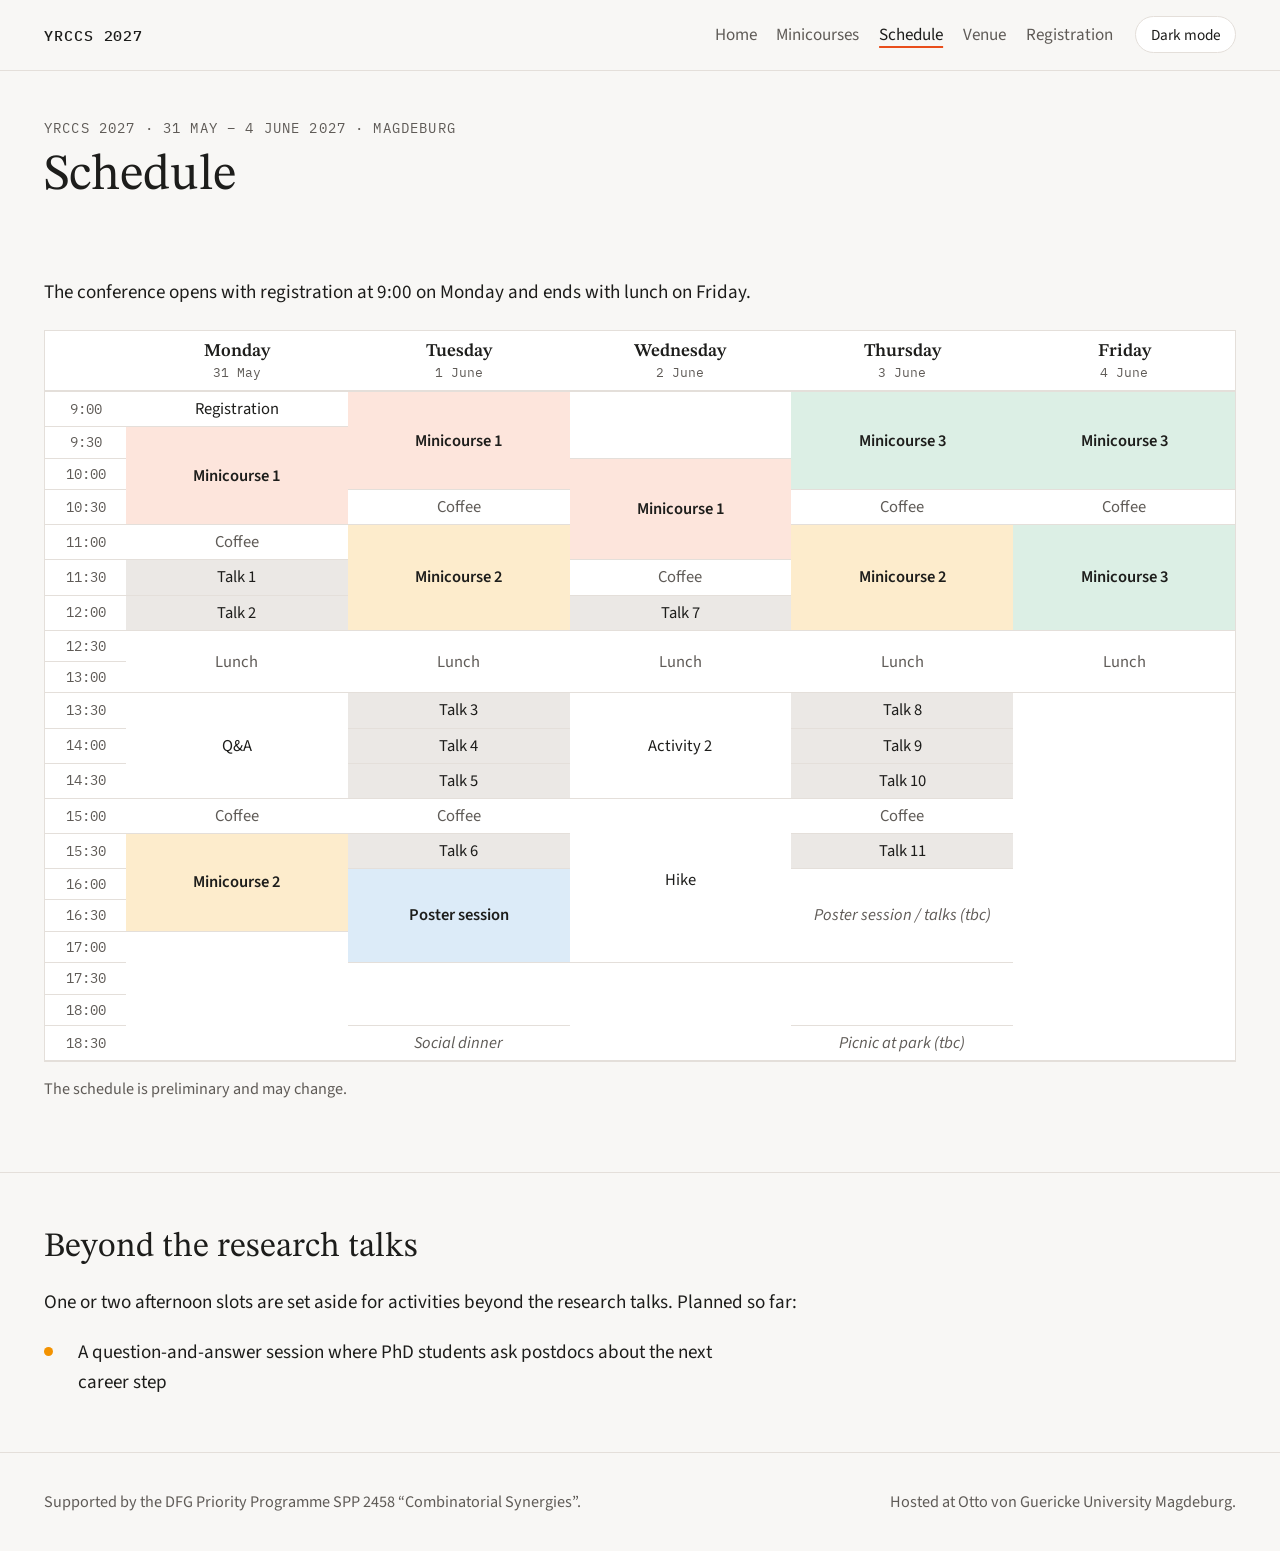
<file: programme.html>
<!doctype html>
<html lang="en">
<head>
<meta charset="utf-8">
<meta name="viewport" content="width=device-width, initial-scale=1">
<link rel="icon" type="image/svg+xml" href="favicon.svg">
<!-- YRCCS 2027 website. Edit the text between the tags; look for "EDIT:" comments.
     Colours and fonts for all pages are in style.css. -->
<title>Schedule · YRCCS 2027</title>
<link rel="preconnect" href="https://fonts.googleapis.com">
<link rel="preconnect" href="https://fonts.gstatic.com" crossorigin>
<link rel="stylesheet" href="https://fonts.googleapis.com/css2?family=STIX+Two+Text:ital,wght@0,400;0,600;1,400&family=Source+Sans+3:wght@400;600&family=IBM+Plex+Mono:wght@400;500&display=swap">
<link rel="stylesheet" href="style.css">
</head>
<body>
<header class="bar">
  <div class="wrap">
    <a class="mark" href="index.html">YRCCS 2027</a>
    <div class="bar-right">
    <nav aria-label="Sections">
      <a href="index.html">Home</a>
      <a href="minicourses.html">Minicourses</a>
      <a href="programme.html" aria-current="page">Schedule</a>
      <a href="venue.html">Venue</a>
      <a href="index.html#registration">Registration</a>
    </nav>
    <button type="button" class="theme-btn" id="theme-btn" aria-pressed="false">Dark mode</button>
    </div>
  </div>
</header>

<main>
<div class="page-head">
  <div class="wrap">
    <p class="eyebrow">YRCCS 2027 · 31 May – 4 June 2027 · Magdeburg</p>
    <h1>Schedule</h1>
  </div>
</div>

<!-- EDIT: Programme table. Each <tr> is a half hour (9:00, 9:30, ...). Cells go Monday to Friday;
     rowspan="3" makes a cell last three half hours (90 minutes). Classes: "mc mc1/mc2/mc3" colour the minicourses,
     "quiet" is for breaks, "pending" for things not yet confirmed. -->
<section id="schedule" class="fullwidth">
  <div class="wrap">
    <div>
      <p class="prose">The conference opens with registration at 9:00 on Monday and ends with lunch on Friday.</p>
      <div class="scroll" tabindex="0" aria-label="Schedule table, scrolls sideways on small screens">
        <table>
          <thead>
            <tr><th scope="col"></th>
              <th scope="col">Monday<small>31 May</small></th>
              <th scope="col">Tuesday<small>1 June</small></th>
              <th scope="col">Wednesday<small>2 June</small></th>
              <th scope="col">Thursday<small>3 June</small></th>
              <th scope="col">Friday<small>4 June</small></th>
            </tr>
          </thead>
          <tbody>
            <tr><td class="t">9:00</td><td>Registration</td><td class="mc mc1" rowspan="3">Minicourse 1</td><td rowspan="2"></td><td class="mc mc3" rowspan="3">Minicourse 3</td><td class="mc mc3" rowspan="3">Minicourse 3</td></tr>
            <tr><td class="t">9:30</td><td class="mc mc1" rowspan="3">Minicourse 1</td></tr>
            <tr><td class="t">10:00</td><td class="mc mc1" rowspan="3">Minicourse 1</td></tr>
            <tr><td class="t">10:30</td><td class="quiet">Coffee</td><td class="quiet">Coffee</td><td class="quiet">Coffee</td></tr>
            <tr><td class="t">11:00</td><td class="quiet">Coffee</td><td class="mc mc2" rowspan="3">Minicourse 2</td><td class="mc mc2" rowspan="3">Minicourse 2</td><td class="mc mc3" rowspan="3">Minicourse 3</td></tr>
            <tr><td class="t">11:30</td><td class="talk">Talk 1</td><td class="quiet">Coffee</td></tr>
            <tr><td class="t">12:00</td><td class="talk">Talk 2</td><td class="talk">Talk 7</td></tr>
            <tr><td class="t">12:30</td><td class="quiet" rowspan="2">Lunch</td><td class="quiet" rowspan="2">Lunch</td><td class="quiet" rowspan="2">Lunch</td><td class="quiet" rowspan="2">Lunch</td><td class="quiet" rowspan="2">Lunch</td></tr>
            <tr><td class="t">13:00</td></tr>
            <tr><td class="t">13:30</td><td rowspan="3">Q&amp;A</td><td class="talk">Talk 3</td><td rowspan="3">Activity 2</td><td class="talk">Talk 8</td><td rowspan="11"></td></tr>
            <tr><td class="t">14:00</td><td class="talk">Talk 4</td><td class="talk">Talk 9</td></tr>
            <tr><td class="t">14:30</td><td class="talk">Talk 5</td><td class="talk">Talk 10</td></tr>
            <tr><td class="t">15:00</td><td class="quiet">Coffee</td><td class="quiet">Coffee</td><td rowspan="5">Hike</td><td class="quiet">Coffee</td></tr>
            <tr><td class="t">15:30</td><td class="mc mc2" rowspan="3">Minicourse 2</td><td class="talk">Talk 6</td><td class="talk">Talk 11</td></tr>
            <tr><td class="t">16:00</td><td class="poster" rowspan="3">Poster session</td><td class="pending" rowspan="3">Poster session / talks (tbc)</td></tr>
            <tr><td class="t">16:30</td></tr>
            <tr><td class="t">17:00</td><td rowspan="4"></td></tr>
            <tr><td class="t">17:30</td><td rowspan="2"></td><td rowspan="3"></td><td rowspan="2"></td></tr>
            <tr><td class="t">18:00</td></tr>
            <tr><td class="t">18:30</td><td class="pending">Social dinner</td><td class="pending">Picnic at park (tbc)</td></tr>
          </tbody>
        </table>
      </div>
      <p class="note">The schedule is preliminary and may change.</p>
    </div>
  </div>
</section>

<!-- EDIT: Activities. One <li> per activity. -->
<section id="activities" class="fullwidth">
  <div class="wrap">
    <div>
      <h2>Beyond the research talks</h2>
      <p class="prose">One or two afternoon slots are set aside for activities beyond the research talks. Planned so far:</p>
      <ul class="list">
        <li>A question-and-answer session where PhD students ask postdocs about the next career step</li>
      </ul>
    </div>
  </div>
</section>
</main>

<!-- EDIT: Footer -->
<footer>
  <div class="wrap">
    <span>Supported by the DFG Priority Programme SPP 2458 “Combinatorial Synergies”.</span>
    <span>Hosted at Otto von Guericke University Magdeburg.</span>
  </div>
</footer>

<script src="theme.js"></script>
</body>
</html>
</file>
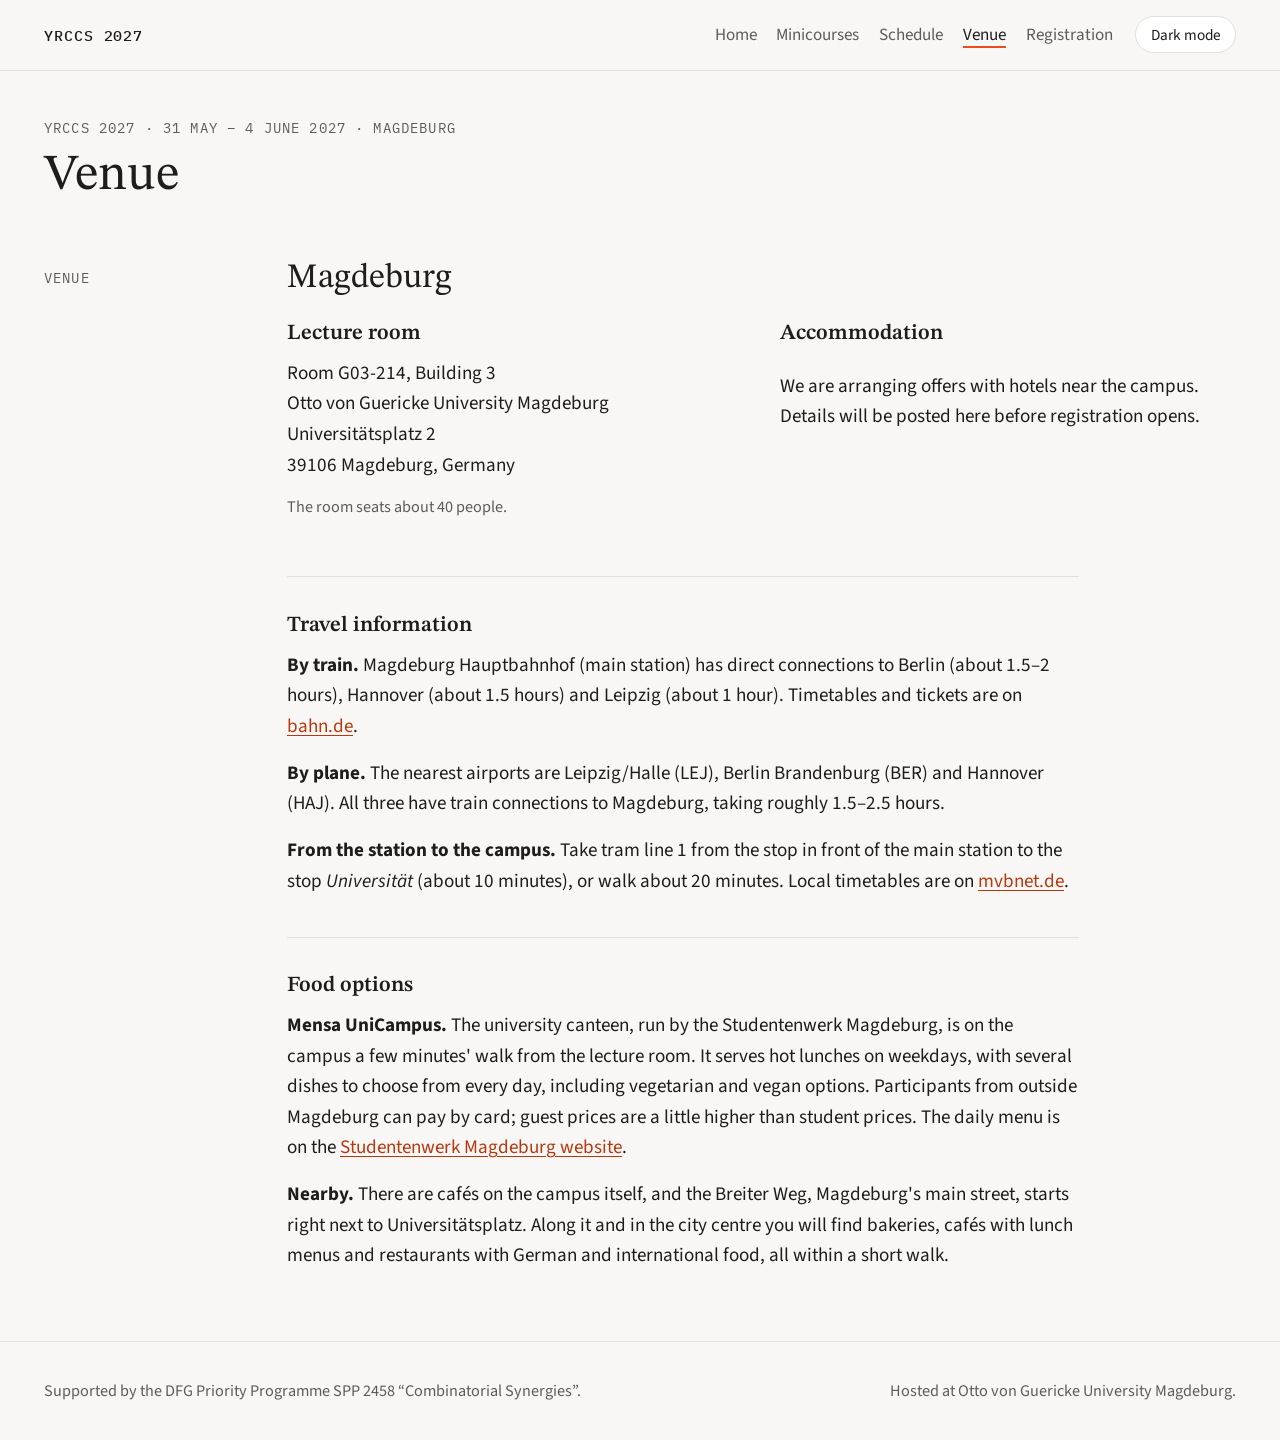
<file: venue.html>
<!doctype html>
<html lang="en">
<head>
<meta charset="utf-8">
<meta name="viewport" content="width=device-width, initial-scale=1">
<link rel="icon" type="image/svg+xml" href="favicon.svg">
<!-- YRCCS 2027 website. Edit the text between the tags; look for "EDIT:" comments.
     Colours and fonts for all pages are in style.css. -->
<title>Venue · YRCCS 2027</title>
<link rel="preconnect" href="https://fonts.googleapis.com">
<link rel="preconnect" href="https://fonts.gstatic.com" crossorigin>
<link rel="stylesheet" href="https://fonts.googleapis.com/css2?family=STIX+Two+Text:ital,wght@0,400;0,600;1,400&family=Source+Sans+3:wght@400;600&family=IBM+Plex+Mono:wght@400;500&display=swap">
<link rel="stylesheet" href="style.css">
</head>
<body>
<header class="bar">
  <div class="wrap">
    <a class="mark" href="index.html">YRCCS 2027</a>
    <div class="bar-right">
    <nav aria-label="Sections">
      <a href="index.html">Home</a>
      <a href="minicourses.html">Minicourses</a>
      <a href="programme.html">Schedule</a>
      <a href="venue.html" aria-current="page">Venue</a>
      <a href="index.html#registration">Registration</a>
    </nav>
    <button type="button" class="theme-btn" id="theme-btn" aria-pressed="false">Dark mode</button>
    </div>
  </div>
</header>

<main>
<div class="page-head">
  <div class="wrap">
    <p class="eyebrow">YRCCS 2027 · 31 May – 4 June 2027 · Magdeburg</p>
    <h1>Venue</h1>
  </div>
</div>

<!-- EDIT: Venue and accommodation -->
<section id="venue">
  <div class="wrap">
    <div class="label">Venue</div>
    <div>
      <h2>Magdeburg</h2>
      <div class="cols">
        <div>
          <h3>Lecture room</h3>
          <address>
            Room G03-214, Building 3<br>
            Otto von Guericke University Magdeburg<br>
            Universitätsplatz 2<br>
            39106 Magdeburg, Germany
          </address>
          <p class="note">The room seats about 40 people.</p>
        </div>
        <div>
          <h3>Accommodation</h3>
          <p>We are arranging offers with hotels near the campus. Details will be posted here before registration opens.</p>
        </div>
      </div>

      <!-- EDIT: Travel information -->
      <div class="travel">
        <h3>Travel information</h3>
        <p><strong>By train.</strong> Magdeburg Hauptbahnhof (main station) has direct connections to Berlin (about 1.5–2 hours), Hannover (about 1.5 hours) and Leipzig (about 1 hour). Timetables and tickets are on <a href="https://www.bahn.de/en" target="_blank" rel="noopener">bahn.de</a>.</p>
        <p><strong>By plane.</strong> The nearest airports are Leipzig/Halle (LEJ), Berlin Brandenburg (BER) and Hannover (HAJ). All three have train connections to Magdeburg, taking roughly 1.5–2.5 hours.</p>
        <p><strong>From the station to the campus.</strong> Take tram line 1 from the stop in front of the main station to the stop <em>Universität</em> (about 10 minutes), or walk about 20 minutes. Local timetables are on <a href="https://www.mvbnet.de" target="_blank" rel="noopener">mvbnet.de</a>.</p>
      </div>

      <!-- EDIT: Food options -->
      <div class="travel">
        <h3>Food options</h3>
        <p><strong>Mensa UniCampus.</strong> The university canteen, run by the Studentenwerk Magdeburg, is on the campus a few minutes' walk from the lecture room. It serves hot lunches on weekdays, with several dishes to choose from every day, including vegetarian and vegan options. Participants from outside Magdeburg can pay by card; guest prices are a little higher than student prices. The daily menu is on the <a href="https://www.studentenwerk-magdeburg.de" target="_blank" rel="noopener">Studentenwerk Magdeburg website</a>.</p>
        <p><strong>Nearby.</strong> There are cafés on the campus itself, and the Breiter Weg, Magdeburg's main street, starts right next to Universitätsplatz. Along it and in the city centre you will find bakeries, cafés with lunch menus and restaurants with German and international food, all within a short walk.</p>
      </div>
    </div>
  </div>
</section>
</main>

<!-- EDIT: Footer -->
<footer>
  <div class="wrap">
    <span>Supported by the DFG Priority Programme SPP 2458 “Combinatorial Synergies”.</span>
    <span>Hosted at Otto von Guericke University Magdeburg.</span>
  </div>
</footer>

<script src="theme.js"></script>
</body>
</html>
</file>
<file: style.css>
/* Shared styles for every page of the YRCCS 2027 website. */
/* EDIT: colours and fonts are set here (light colours first, then the dark colours used by the Dark mode button). */
/* Layout: a paper-like page; each section has a narrow margin label on the left and content on the right. Hero pairs the title with the programme logo. */
:root{
  --paper:#f8f7f5; --surface:#ffffff; --ink:#1d1d1b; --muted:#5f5b57; --rule:#e4dfda;
  --orange:#e94e1b; --orange-text:#b8380e; --amber:#f39200; --moss:#2f7d5b;
  --orange-soft:#fde5dc; --amber-soft:#fdeccc; --moss-soft:#dcefe5;
  --faint:#cfc8c1;
  --sky-soft:#dcebf8; --gray-soft:#ebe8e5;
  --ovgu-panel:url(#ovgu-grad); --ovgu-text:#ffffff; --ovgu-disc:#ffffff;
  --f-display:"STIX Two Text", "STIX Two", Cambria, Georgia, serif;
  --f-body:"Source Sans 3", "Segoe UI", system-ui, sans-serif;
  --f-mono:"IBM Plex Mono", ui-monospace, Menlo, monospace;
}
/* Dark colours, used when the visitor clicks the Dark mode button */
:root[data-theme="dark"]{
  --ovgu-panel:url(#ovgu-grad); --ovgu-text:#f1ece6; --ovgu-disc:#f1ece6;
  --sky-soft:#1c3247; --gray-soft:#2e2a27;
  --paper:#161412; --surface:#211e1b; --ink:#f1ece6; --muted:#a9a19a; --rule:#3a3430;
  --orange:#f2683a; --orange-text:#ff8a5c; --amber:#f7a733; --moss:#6fcf9f;
  --orange-soft:#3d2116; --amber-soft:#3a2a10; --moss-soft:#163628;
  --faint:#4a433d; color-scheme:dark;
}
.theme-btn{font:inherit;font-size:.85rem;color:var(--ink);background:var(--surface);border:1px solid var(--rule);border-radius:999px;padding:.3rem .8rem;cursor:pointer}
.theme-btn:hover{border-color:var(--muted)}
.theme-btn:focus-visible{outline:2px solid var(--orange);outline-offset:2px}
.bar-right{display:flex;flex-wrap:wrap;align-items:center;gap:.5rem 1.25rem}
*{box-sizing:border-box}
/* EDIT: overall text size. 100% is the browser default; raise or lower to scale all text. */
html{font-size:112.5%}
body{margin:0}
body{background:var(--paper);color:var(--ink);font-family:var(--f-body);font-size:1.0625rem;line-height:1.6}
a{color:var(--orange-text);text-underline-offset:3px}
a:focus-visible{outline:2px solid var(--orange);outline-offset:2px;border-radius:2px}
/* registration button */
.btn{display:inline-block;background:#e94e1b;color:#fff;font-weight:600;text-decoration:none;padding:.6rem 1.4rem;border-radius:999px;margin:.25rem 0 .5rem}
.btn:hover{background:#d24313}
.btn:focus-visible{outline-offset:3px;border-radius:999px}
.wrap{max-width:68rem;margin:0 auto;padding-left:max(16px, env(safe-area-inset-left, 0px));padding-right:max(16px, env(safe-area-inset-right, 0px))}

/* top bar */
.bar{border-bottom:1px solid var(--rule)}
.bar .wrap{display:flex;flex-wrap:wrap;gap:.5rem 1.5rem;align-items:center;justify-content:space-between;padding-block:.9rem}
.mark{font-family:var(--f-mono);font-weight:500;letter-spacing:.06em;font-size:.85rem}
nav{display:flex;flex-wrap:wrap;gap:.25rem 1.1rem}
nav a{color:var(--muted);text-decoration:none;font-size:.95rem}
nav a:hover{color:var(--ink)}

/* hero */
.hero .wrap{display:grid;grid-template-columns:minmax(0,1.25fr) minmax(0,1fr);gap:2.5rem;align-items:center;padding-block:3.5rem 3rem}
.eyebrow{font-family:var(--f-mono);font-size:.8rem;letter-spacing:.08em;text-transform:uppercase;color:var(--muted);margin:0 0 1rem}
h1{font-family:var(--f-display);font-weight:400;font-size:clamp(2.2rem,5vw,3.6rem);line-height:1.08;margin:0 0 1.25rem;text-wrap:balance}
h1 em{font-style:italic;color:var(--orange-text)}
.organisers{font-family:var(--f-display);font-size:1.3rem;line-height:1.4;margin:0 0 1.5rem;padding-left:.9rem;border-left:3px solid var(--orange)}
.organisers strong{font-weight:600}
.facts{display:grid;grid-template-columns:auto 1fr;gap:.35rem 1.25rem;margin:0;font-size:1.05rem}
.facts dt{font-family:var(--f-mono);font-size:.8rem;letter-spacing:.06em;text-transform:uppercase;color:var(--muted);padding-top:.2rem}
.facts dd{margin:0}
.figure{margin:0}
.figure{display:flex;flex-direction:column;align-items:center}
.figure .logo{width:100%;max-width:26rem;height:auto;display:block}

/* sections */
section{border-top:1px solid var(--rule)}
section .wrap{display:grid;grid-template-columns:11rem minmax(0,1fr);gap:1rem 2.5rem;padding-block:3rem}
.label{font-family:var(--f-mono);font-size:.8rem;letter-spacing:.08em;text-transform:uppercase;color:var(--muted);padding-top:.45rem}
h2{font-family:var(--f-display);font-weight:400;font-size:1.9rem;line-height:1.2;margin:0 0 1rem;text-wrap:balance}
h3{font-family:var(--f-display);font-weight:600;font-size:1.2rem;margin:0 0 .35rem}
.prose{max-width:40rem}
section.fullwidth .wrap{grid-template-columns:minmax(0,1fr)}
section.fullwidth .prose{max-width:none;text-align:justify}
.prose p{margin:0 0 1rem}

/* minicourses */
.courses{display:grid;grid-template-columns:repeat(3,minmax(0,1fr));gap:1rem;margin-top:1.5rem}
.course{background:var(--surface);border:1px solid var(--rule);border-top:3px solid var(--c);padding:1.1rem 1.1rem 1.25rem;display:flex;flex-direction:column;gap:.4rem}
.course .tag{font-family:var(--f-mono);font-size:.78rem;color:var(--muted);letter-spacing:.05em}
.course p{margin:0;color:var(--muted);font-size:.95rem}
.c1{--c:var(--orange)} .c2{--c:var(--amber)} .c3{--c:var(--moss)}

/* schedule */
.scroll{overflow-x:auto;margin-top:1.25rem;border:1px solid var(--rule);background:var(--surface)}
table{border-collapse:collapse;width:100%;min-width:40rem;font-size:.92rem;table-layout:fixed}
thead th:first-child{width:4.5rem}
th,td{border-bottom:1px solid var(--rule);padding:.28rem .6rem;line-height:1.45;text-align:center;vertical-align:middle}
thead th{font-family:var(--f-display);font-weight:600;font-size:1rem;padding-block:.4rem;border-bottom:2px solid var(--rule)}
thead th small{display:block;font-family:var(--f-mono);font-weight:400;font-size:.72rem;color:var(--muted)}
td.t{font-family:var(--f-mono);font-size:.78rem;color:var(--muted);white-space:nowrap;font-variant-numeric:tabular-nums}
.mc{font-weight:600}
.talk{background:var(--gray-soft);color:var(--ink)}
.poster{background:var(--sky-soft);color:var(--ink);font-weight:600}
.mc1{background:var(--orange-soft);color:var(--ink)}
.mc2{background:var(--amber-soft);color:var(--ink)}
.mc3{background:var(--moss-soft);color:var(--ink)}
.quiet{color:var(--muted)}
.pending{color:var(--muted);font-style:italic}
.note{font-size:.9rem;color:var(--muted);margin-top:.75rem}

/* lists */
.list{list-style:none;padding:0;margin:0;display:grid;gap:.75rem;max-width:40rem}
.list li{display:grid;grid-template-columns:1.4rem minmax(0,1fr);gap:.5rem}
.list li::before{content:"";width:.5rem;height:.5rem;margin-top:.6rem;border-radius:50%;background:var(--amber)}

.cols{display:grid;grid-template-columns:repeat(2,minmax(0,1fr));gap:2rem}
address{font-style:normal}
.people{list-style:none;padding:0;margin:0;display:flex;flex-wrap:wrap;gap:.5rem 2rem;font-family:var(--f-display);font-size:1.25rem}

footer{border-top:1px solid var(--rule)}
footer .wrap{padding-block:2rem;font-size:.9rem;color:var(--muted);display:flex;flex-wrap:wrap;gap:.5rem 2rem;justify-content:space-between}

@media (max-width:760px){
  .hero .wrap{grid-template-columns:minmax(0,1fr);padding-block:2.25rem}
  .figure{max-width:22rem}
  section .wrap{grid-template-columns:minmax(0,1fr);padding-block:2.25rem}
  .label{padding-top:0}
  .courses,.cols{grid-template-columns:minmax(0,1fr)}
}
/* current page in the menu */
nav a[aria-current="page"]{color:var(--ink);text-decoration:underline;text-decoration-color:var(--orange);text-decoration-thickness:2px;text-underline-offset:6px}
.mark{color:var(--ink);text-decoration:none}
/* page heading on inner pages */
.page-head .wrap{padding-block:2.5rem 0}
.page-head h1{font-size:clamp(2rem,4vw,2.8rem);margin:0}
.page-head .eyebrow{margin-bottom:.6rem}
.page-head + section{border-top:0}
/* travel information on the venue page */
.travel{margin-top:2.25rem;padding-top:1.75rem;border-top:1px solid var(--rule);max-width:44rem}
.travel p{margin:0 0 .9rem}
/* university logo under the programme logo */
.host{width:100%;max-width:27rem;margin-top:2rem;padding-top:1.25rem;border-top:1px solid var(--rule);display:flex;flex-direction:column;align-items:center;gap:.75rem}
.host-label{font-family:var(--f-mono);font-size:.72rem;letter-spacing:.1em;text-transform:uppercase;color:var(--muted)}
.host-logo{display:block;width:100%;line-height:0;border-radius:4px}
.host-logo:focus-visible{outline:2px solid var(--orange);outline-offset:4px}
.host-logo .ovgu{width:27rem;max-width:100%;height:auto;display:block}
/* the logo must stand on white: give it a white plate in dark mode */
:root[data-theme="dark"] .host-logo .ovgu{background:#fff;border-radius:6px}
.ovgu-dark{fill:var(--ovgu-panel)}
.ovgu-light{fill:var(--ovgu-text)}
.ovgu-disc{fill:var(--ovgu-disc)}
</file>
